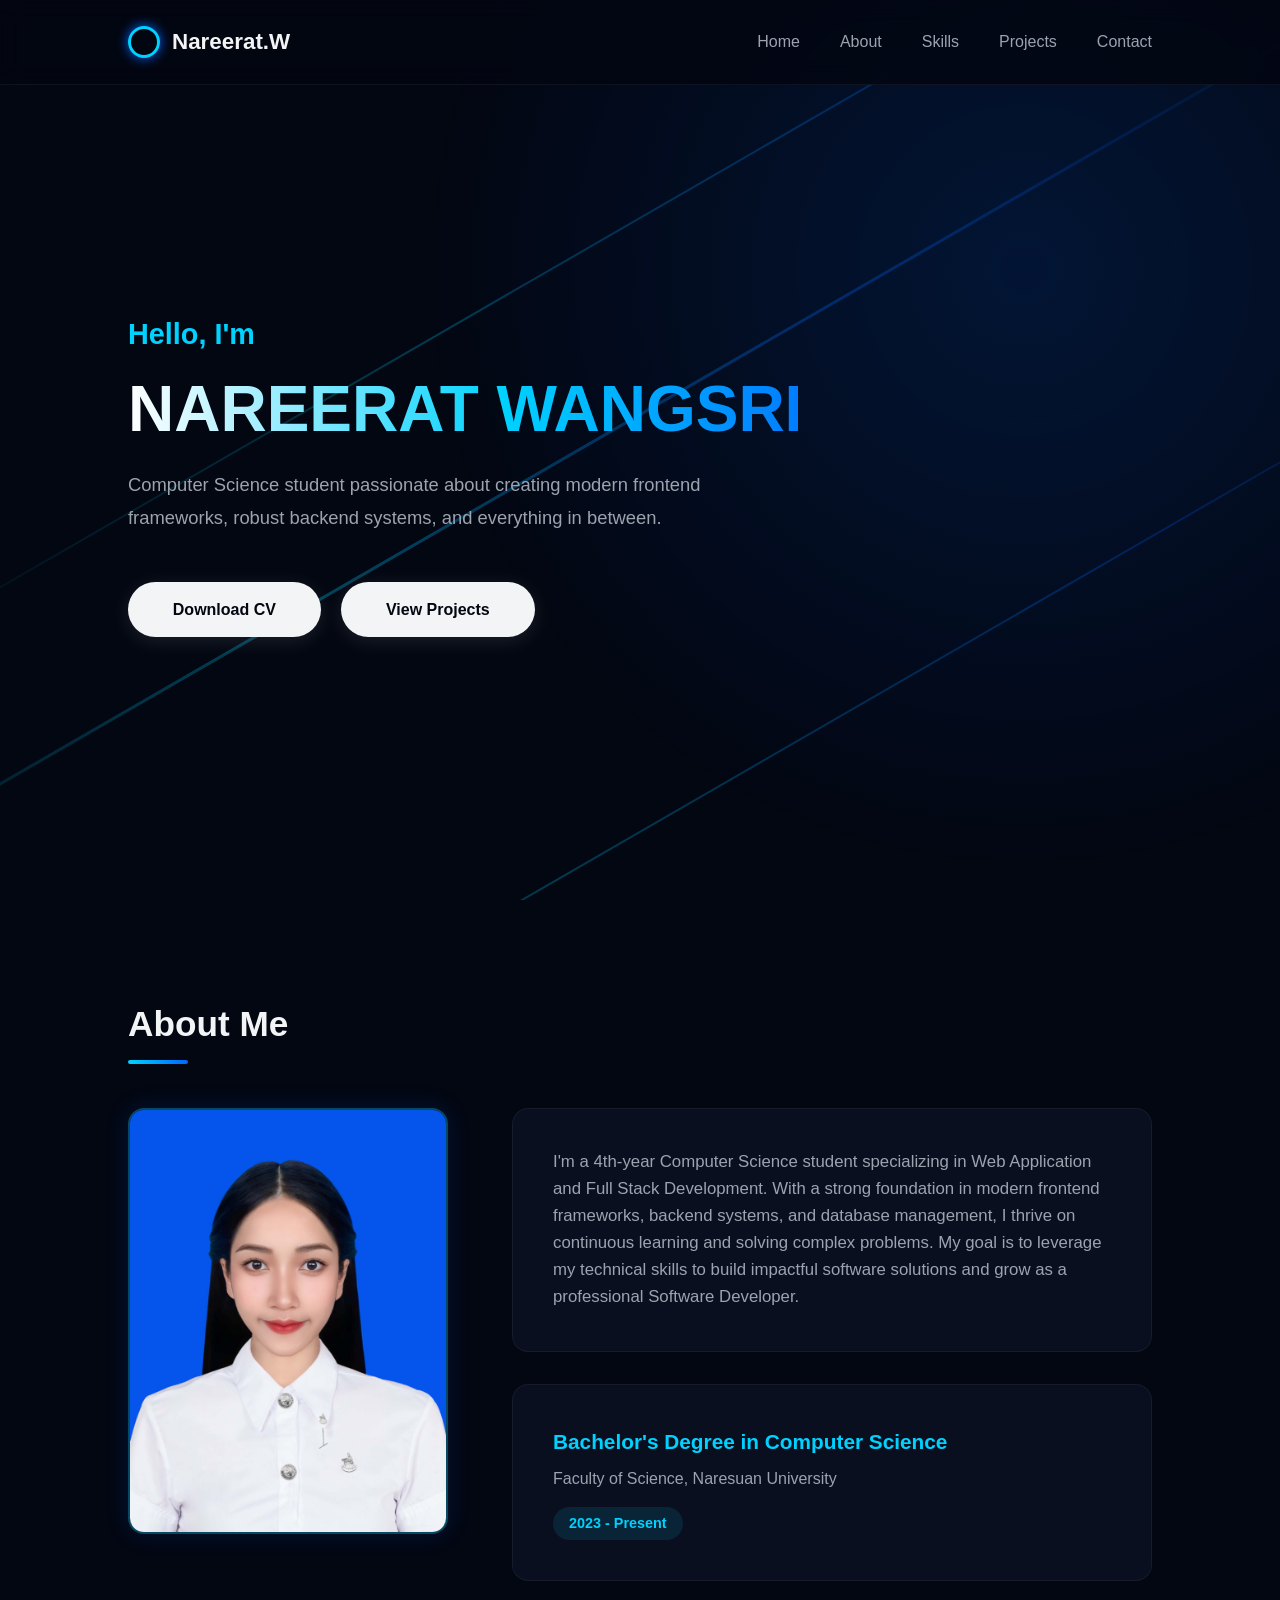
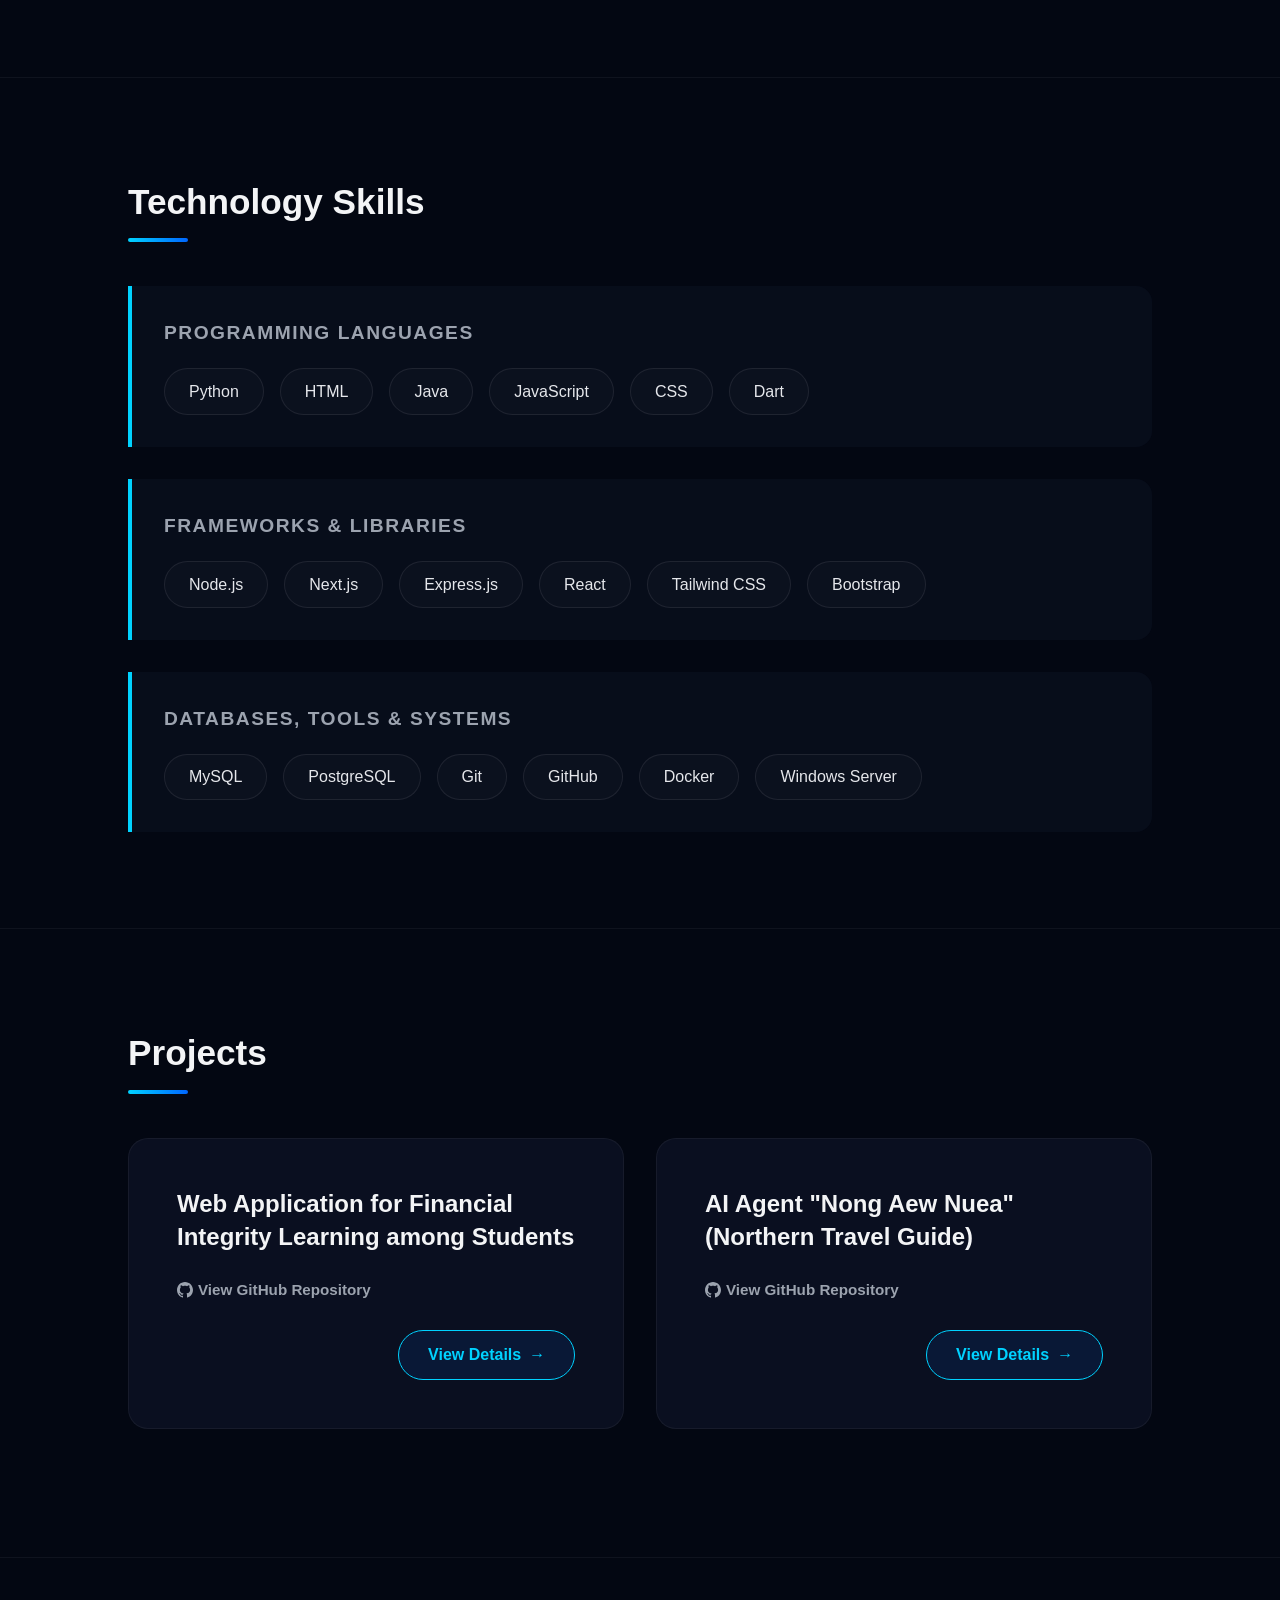
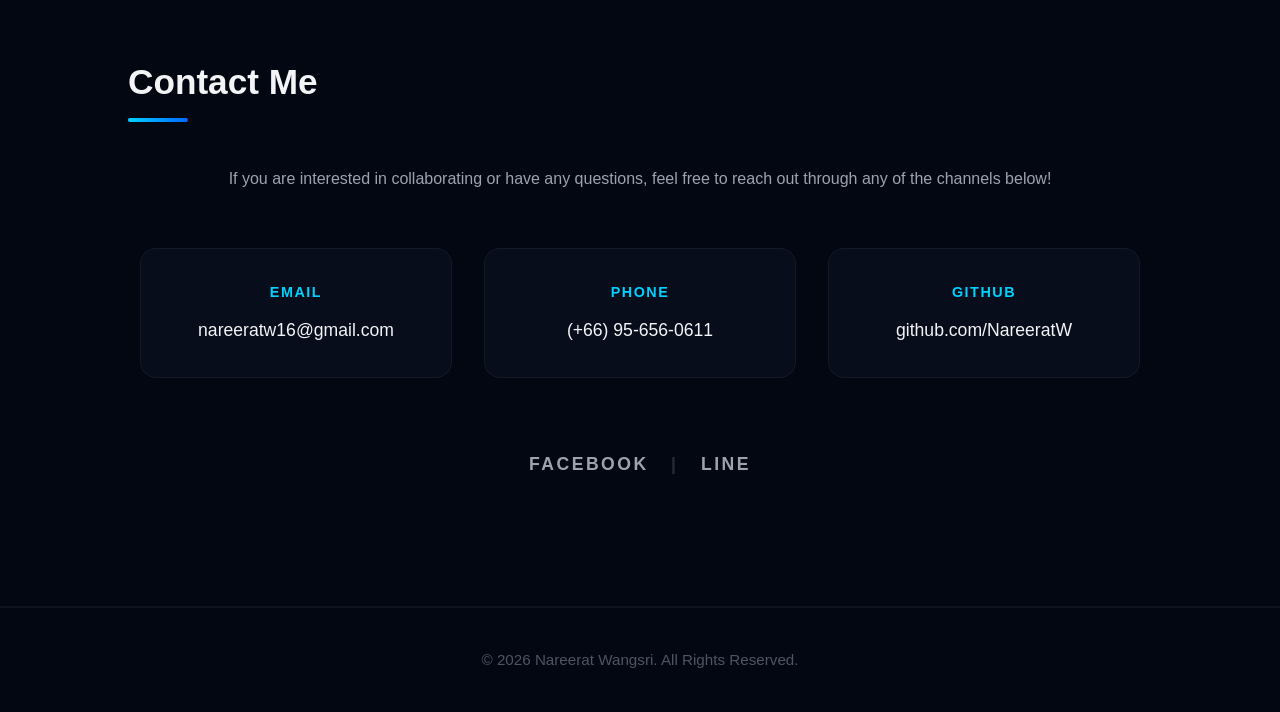
<file: index.html>
<!DOCTYPE html>
<html lang="en">

<head>
    <meta charset="UTF-8">
    <meta name="viewport" content="width=device-width, initial-scale=1.0">
    <title>NAREERAT WANGSRI | Portfolio</title>
    <link rel="stylesheet" href="style.css">
</head>

<body>

    <div class="bg-glow-container">
        <div class="glow-line line1"></div>
        <div class="glow-line line2"></div>
        <div class="glow-line line3"></div>
    </div>

    <nav>
        <a href="#" class="logo">
            <div class="logo-icon"></div>
            <span>Nareerat.W</span>
        </a>
        <ul class="nav-links">
            <li><a href="#home">Home</a></li>
            <li><a href="#about">About</a></li>
            <li><a href="#skills">Skills</a></li>
            <li><a href="#projects">Projects</a></li>
            <li><a href="#contact">Contact</a></li>
        </ul>
    </nav>

    <header id="home">
        <div class="hero-content">
            <div class="hero-subtitle">Hello, I'm</div>
            <h1>NAREERAT WANGSRI</h1>
            <p class="hero-description">
                Computer Science student passionate about creating modern frontend frameworks, robust backend systems,
                and everything in between.
            </p>
            <a href="CV_Nareerat.pdf" target="_blank" class="cta-btn">Download CV</a>
            <a href="#projects" class="cta-btn">View Projects</a>
        </div>
    </header>

    <section id="about">
        <div class="section-title">About Me </div>
        <div class="about-grid">
            <div class="about-image-box">
                <img src="pg/your-profile.jpg" alt="Nareerat Wangsri" class="profile-img">
            </div>

            <div class="about-content">
                <div class="about-box">
                    <p>
                        I'm a 4th-year Computer Science student specializing in Web Application and Full Stack
                        Development. With a strong foundation in modern frontend frameworks, backend systems, and
                        database management, I thrive on continuous learning and solving complex problems. My goal is to
                        leverage my technical skills to build impactful software solutions and grow as a professional
                        Software Developer.
                    </p>
                </div>
                <div class="edu-box">
                    <div class="edu-item">
                        <h3>Bachelor's Degree in Computer Science</h3>
                        <p>Faculty of Science, Naresuan University</p>
                        <span class="edu-date">2023 - Present</span>
                    </div>
                </div>
            </div>
        </div>
    </section>

    <section id="skills">
        <div class="section-title">Technology Skills</div>
        <div class="skills-container">
            <div class="skills-category">
                <h3>Programming Languages</h3>
                <div class="skills-tags">
                    <span class="skill-tag">Python</span>
                    <span class="skill-tag">HTML</span>
                    <span class="skill-tag">Java</span>
                    <span class="skill-tag">JavaScript</span>
                    <span class="skill-tag">CSS</span>
                    <span class="skill-tag">Dart</span>
                </div>
            </div>
            <div class="skills-category">
                <h3>Frameworks & Libraries</h3>
                <div class="skills-tags">
                    <span class="skill-tag">Node.js</span>
                    <span class="skill-tag">Next.js</span>
                    <span class="skill-tag">Express.js</span>
                    <span class="skill-tag">React</span>
                    <span class="skill-tag">Tailwind CSS</span>
                    <span class="skill-tag">Bootstrap</span>
                </div>
            </div>
            <div class="skills-category">
                <h3>Databases, Tools & Systems</h3>
                <div class="skills-tags">
                    <span class="skill-tag">MySQL</span>
                    <span class="skill-tag">PostgreSQL</span>
                    <span class="skill-tag">Git</span>
                    <span class="skill-tag">GitHub</span>
                    <span class="skill-tag">Docker</span>
                    <span class="skill-tag">Windows Server</span>
                </div>
            </div>
        </div>
    </section>

    <section id="projects">
        <div class="section-title">Projects</div>
        <div class="projects-container">

            <div class="project-card">
                <div class="project-grid">
                    <div class="project-info">
                        <h3 class="project-title">Web Application for Financial Integrity Learning among Students</h3>
                        <div class="project-card-links" style="margin-top: 1.5rem;">
                            <a href="https://github.com/NareeratW/Gamification-Financial.git" target="_blank" class="project-git-link">
                                <svg width="16" height="16" viewBox="0 0 24 24" fill="currentColor"
                                    style="vertical-align: middle; margin-right: 5px;">
                                    <path
                                        d="M12 0c-6.626 0-12 5.373-12 12 0 5.302 3.438 9.8 8.207 11.387.599.111.793-.261.793-.577v-2.234c-3.338.726-4.033-1.416-4.033-1.416-.546-1.387-1.333-1.756-1.333-1.756-1.089-.745.083-.729.083-.729 1.205.084 1.839 1.237 1.839 1.237 1.07 1.834 2.807 1.304 3.492.997.107-.775.418-1.305.762-1.604-2.665-.305-5.467-1.334-5.467-5.931 0-1.311.469-2.381 1.236-3.221-.124-.303-.535-1.524.117-3.176 0 0 1.008-.322 3.301 1.23.957-.266 1.983-.399 3.003-.404 1.02.005 2.047.138 3.006.404 2.291-1.552 3.297-1.23 3.297-1.23.653 1.653.242 2.874.118 3.176.77.84 1.235 1.911 1.235 3.221 0 4.609-2.807 5.624-5.479 5.921.43.372.823 1.102.823 2.222v3.293c0 .319.192.694.801.576 4.765-1.589 8.199-6.086 8.199-11.386 0-6.627-5.373-12-12-12z" />
                                </svg>
                                View GitHub Repository
                            </a>
                        </div>
                    </div>
                    <div class="project-details" style="display: flex; align-items: center; justify-content: flex-end;">
                        <a href="project-financial.html" class="project-link-btn">View Details <span>&rarr;</span></a>
                    </div>
                </div>
            </div>

            <div class="project-card">
                <div class="project-grid">
                    <div class="project-info">
                        <h3 class="project-title">AI Agent "Nong Aew Nuea" (Northern Travel Guide)</h3>

                        <div class="project-card-links" style="margin-top: 1.5rem;">
                            <a href="https://github.com/NareeratW/AI-Travel-Chatbot.git" target="_blank" class="project-git-link">
                                <svg width="16" height="16" viewBox="0 0 24 24" fill="currentColor"
                                    style="vertical-align: middle; margin-right: 5px;">
                                    <path
                                        d="M12 0c-6.626 0-12 5.373-12 12 0 5.302 3.438 9.8 8.207 11.387.599.111.793-.261.793-.577v-2.234c-3.338.726-4.033-1.416-4.033-1.416-.546-1.387-1.333-1.756-1.333-1.756-1.089-.745.083-.729.083-.729 1.205.084 1.839 1.237 1.839 1.237 1.07 1.834 2.807 1.304 3.492.997.107-.775.418-1.305.762-1.604-2.665-.305-5.467-1.334-5.467-5.931 0-1.311.469-2.381 1.236-3.221-.124-.303-.535-1.524.117-3.176 0 0 1.008-.322 3.301 1.23.957-.266 1.983-.399 3.003-.404 1.02.005 2.047.138 3.006.404 2.291-1.552 3.297-1.23 3.297-1.23.653 1.653.242 2.874.118 3.176.77.84 1.235 1.911 1.235 3.221 0 4.609-2.807 5.624-5.479 5.921.43.372.823 1.102.823 2.222v3.293c0 .319.192.694.801.576 4.765-1.589 8.199-6.086 8.199-11.386 0-6.627-5.373-12-12-12z" />
                                </svg>
                                View GitHub Repository
                            </a>
                        </div>
                    </div>
                    <div class="project-details" style="display: flex; align-items: center; justify-content: flex-end;">
                        <a href="project-ai-agent.html" class="project-link-btn">View Details <span>&rarr;</span></a>
                    </div>
                </div>
            </div>

            <div class="project-card">
                <div class="project-grid">
                    <div class="project-info">
                        <h3 class="project-title">Personal Portfolio Website</h3>

                        <div class="project-card-links" style="margin-top: 1.5rem;">
                            <a href="https://github.com/NareeratW/Web-Portfolio.git" target="_blank" class="project-git-link">
                                <svg width="16" height="16" viewBox="0 0 24 24" fill="currentColor"
                                    style="vertical-align: middle; margin-right: 5px;">
                                    <path
                                        d="M12 0c-6.626 0-12 5.373-12 12 0 5.302 3.438 9.8 8.207 11.387.599.111.793-.261.793-.577v-2.234c-3.338.726-4.033-1.416-4.033-1.416-.546-1.387-1.333-1.756-1.333-1.756-1.089-.745.083-.729.083-.729 1.205.084 1.839 1.237 1.839 1.237 1.07 1.834 2.807 1.304 3.492.997.107-.775.418-1.305.762-1.604-2.665-.305-5.467-1.334-5.467-5.931 0-1.311.469-2.381 1.236-3.221-.124-.303-.535-1.524.117-3.176 0 0 1.008-.322 3.301 1.23.957-.266 1.983-.399 3.003-.404 1.02.005 2.047.138 3.006.404 2.291-1.552 3.297-1.23 3.297-1.23.653 1.653.242 2.874.118 3.176.77.84 1.235 1.911 1.235 3.221 0 4.609-2.807 5.624-5.479 5.921.43.372.823 1.102.823 2.222v3.293c0 .319.192.694.801.576 4.765-1.589 8.199-6.086 8.199-11.386 0-6.627-5.373-12-12-12z" />
                                </svg>
                                View GitHub Repository
                            </a>
                        </div>
                    </div>
                    <div class="project-details" style="display: flex; align-items: center; justify-content: flex-end;">
                        <a href="project-portfolio.html" class="project-link-btn">View Details <span>&rarr;</span></a>
                    </div>
                </div>
            </div>

            <div class="project-card">
                <div class="project-grid">
                    <div class="project-info">
                        <h3 class="project-title">License Plate Recognition System</h3>

                        <div class="project-card-links" style="margin-top: 1.5rem;">
                            <a href="https://github.com/NareeratW/Licecens.git" target="_blank" class="project-git-link">
                                <svg width="16" height="16" viewBox="0 0 24 24" fill="currentColor"
                                    style="vertical-align: middle; margin-right: 5px;">
                                    <path
                                        d="M12 0c-6.626 0-12 5.373-12 12 0 5.302 3.438 9.8 8.207 11.387.599.111.793-.261.793-.577v-2.234c-3.338.726-4.033-1.416-4.033-1.416-.546-1.387-1.333-1.756-1.333-1.756-1.089-.745.083-.729.083-.729 1.205.084 1.839 1.237 1.839 1.237 1.07 1.834 2.807 1.304 3.492.997.107-.775.418-1.305.762-1.604-2.665-.305-5.467-1.334-5.467-5.931 0-1.311.469-2.381 1.236-3.221-.124-.303-.535-1.524.117-3.176 0 0 1.008-.322 3.301 1.23.957-.266 1.983-.399 3.003-.404 1.02.005 2.047.138 3.006.404 2.291-1.552 3.297-1.23 3.297-1.23.653 1.653.242 2.874.118 3.176.77.84 1.235 1.911 1.235 3.221 0 4.609-2.807 5.624-5.479 5.921.43.372.823 1.102.823 2.222v3.293c0 .319.192.694.801.576 4.765-1.589 8.199-6.086 8.199-11.386 0-6.627-5.373-12-12-12z" />
                                </svg>
                                View GitHub Repository
                            </a>
                        </div>
                    </div>
                    <div class="project-details" style="display: flex; align-items: center; justify-content: flex-end;">
                        <a href="project-license-plate.html" class="project-link-btn">View Details <span>&rarr;</span></a>
                    </div>
                </div>
            </div>

            <div class="project-card">
                <div class="project-grid">
                    <div class="project-info">
                        <h3 class="project-title">School Management System</h3>

                        <div class="project-card-links" style="margin-top: 1.5rem;">
                            <a href="https://github.com/NareeratW/School-Management.git" target="_blank" class="project-git-link">
                                <svg width="16" height="16" viewBox="0 0 24 24" fill="currentColor"
                                    style="vertical-align: middle; margin-right: 5px;">
                                    <path
                                        d="M12 0c-6.626 0-12 5.373-12 12 0 5.302 3.438 9.8 8.207 11.387.599.111.793-.261.793-.577v-2.234c-3.338.726-4.033-1.416-4.033-1.416-.546-1.387-1.333-1.756-1.333-1.756-1.089-.745.083-.729.083-.729 1.205.084 1.839 1.237 1.839 1.237 1.07 1.834 2.807 1.304 3.492.997.107-.775.418-1.305.762-1.604-2.665-.305-5.467-1.334-5.467-5.931 0-1.311.469-2.381 1.236-3.221-.124-.303-.535-1.524.117-3.176 0 0 1.008-.322 3.301 1.23.957-.266 1.983-.399 3.003-.404 1.02.005 2.047.138 3.006.404 2.291-1.552 3.297-1.23 3.297-1.23.653 1.653.242 2.874.118 3.176.77.84 1.235 1.911 1.235 3.221 0 4.609-2.807 5.624-5.479 5.921.43.372.823 1.102.823 2.222v3.293c0 .319.192.694.801.576 4.765-1.589 8.199-6.086 8.199-11.386 0-6.627-5.373-12-12-12z" />
                                </svg>
                                View GitHub Repository
                            </a>
                        </div>
                    </div>
                    <div class="project-details" style="display: flex; align-items: center; justify-content: flex-end;">
                        <a href="project-school.html" class="project-link-btn">View Details <span>&rarr;</span></a>
                    </div>
                </div>
            </div>
            
        </div>
    </section>

    <section id="contact">
        <div class="section-title">Contact Me</div>
        <div class="contact-container">
            <p style="color: #9ca3af; margin-bottom: 2rem;">If you are interested in collaborating or have any
                questions, feel free to reach out through any of the channels below!</p>
            <div class="contact-grid">
                <div class="contact-item">
                    <div class="contact-label">Email</div>
                    <div class="contact-value"><a href="mailto:nareeratw16@gmail.com"
                            target="_blank">nareeratw16@gmail.com</a></div>
                </div>
                <div class="contact-item">
                    <div class="contact-label">Phone</div>
                    <div class="contact-value"><a href="tel:+66956560611">(+66) 95-656-0611</a></div>
                </div>
                <div class="contact-item">
                    <div class="contact-label">GitHub</div>
                    <div class="contact-value"><a href="https://github.com/NareeratW"
                            target="_blank">github.com/NareeratW</a></div>
                </div>
            </div>
            <div class="social-text-links">
                <a href="https://www.facebook.com/share/1H29Y5Y2Nm/?mibextid=wwXIfr" target="_blank">FACEBOOK</a>
                <span class="divider">|</span>
                <a href="https://line.me/ti/p/1yC-4DehHO" target="_blank" rel="noopener noreferrer">LINE</a>
            </div>
        </div>
    </section>

    <footer>
        &copy; 2026 Nareerat Wangsri. All Rights Reserved.
    </footer>

</body>

</html>
</file>
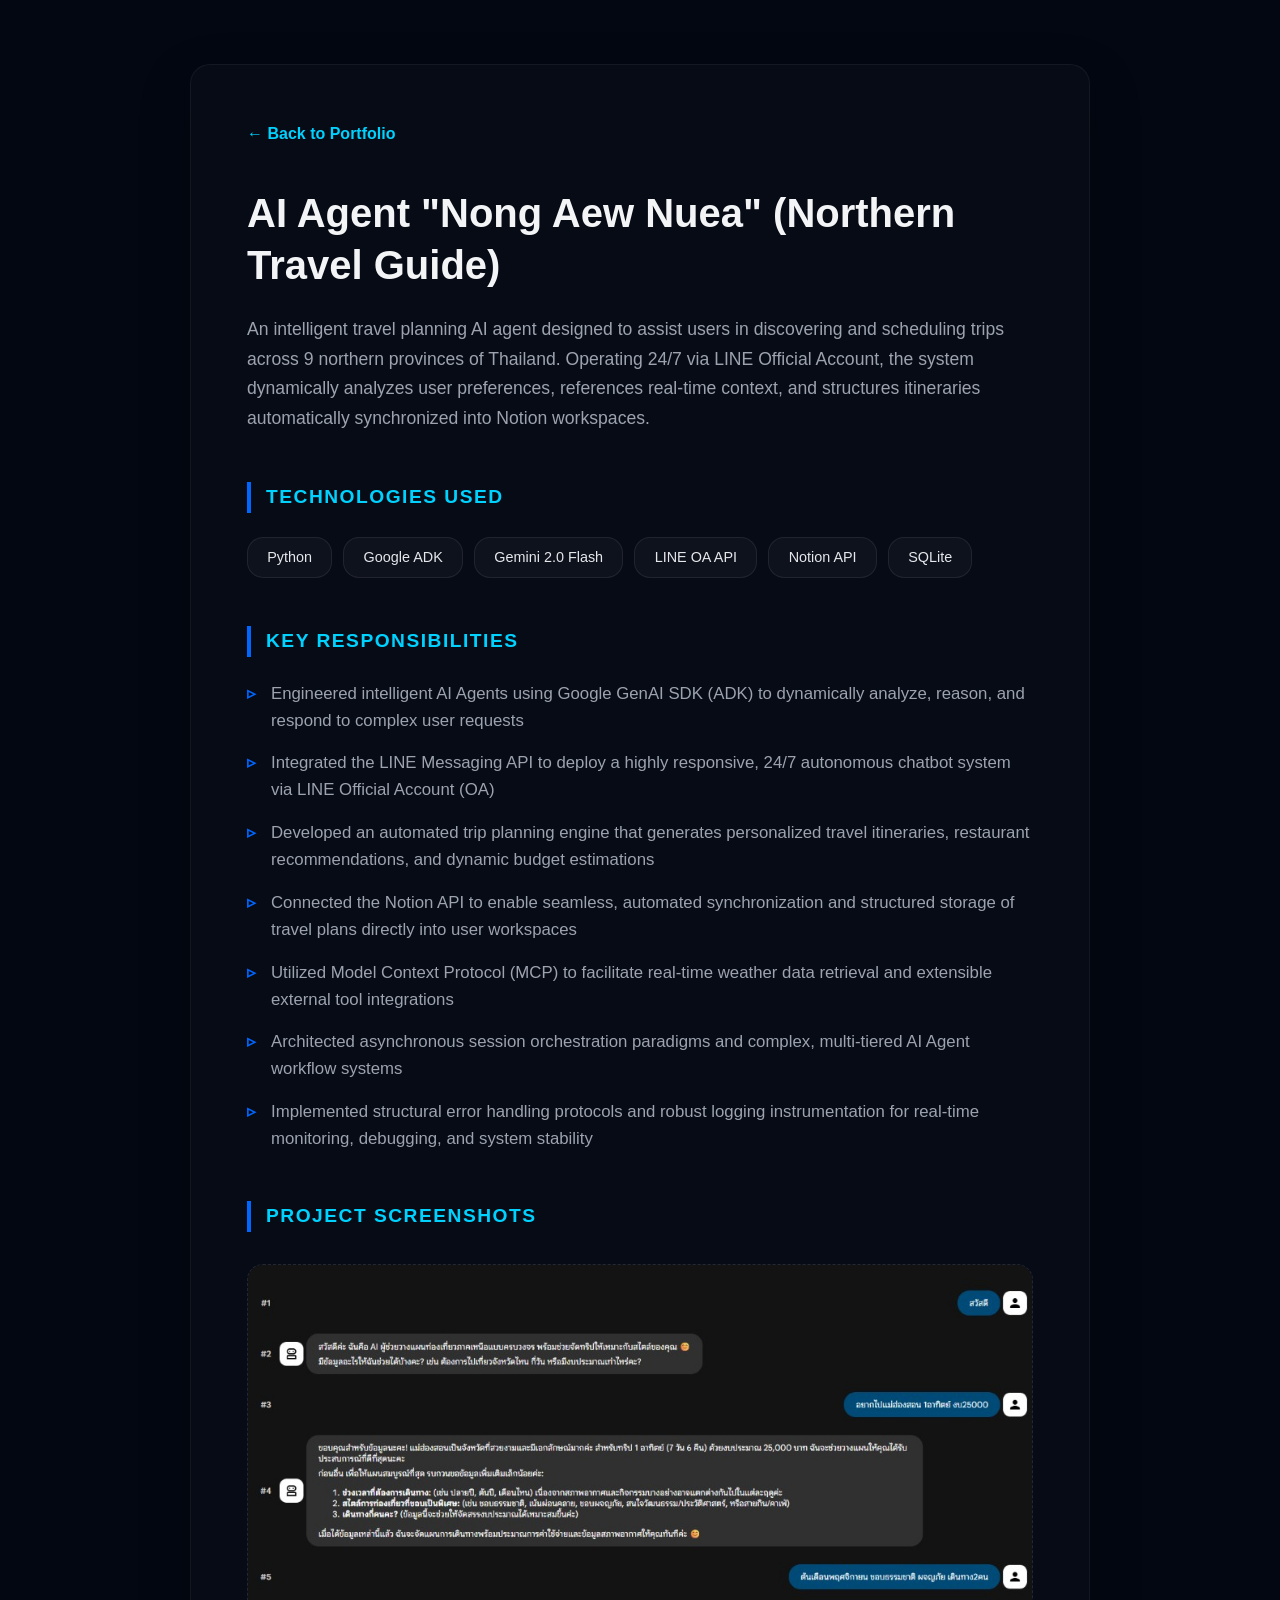
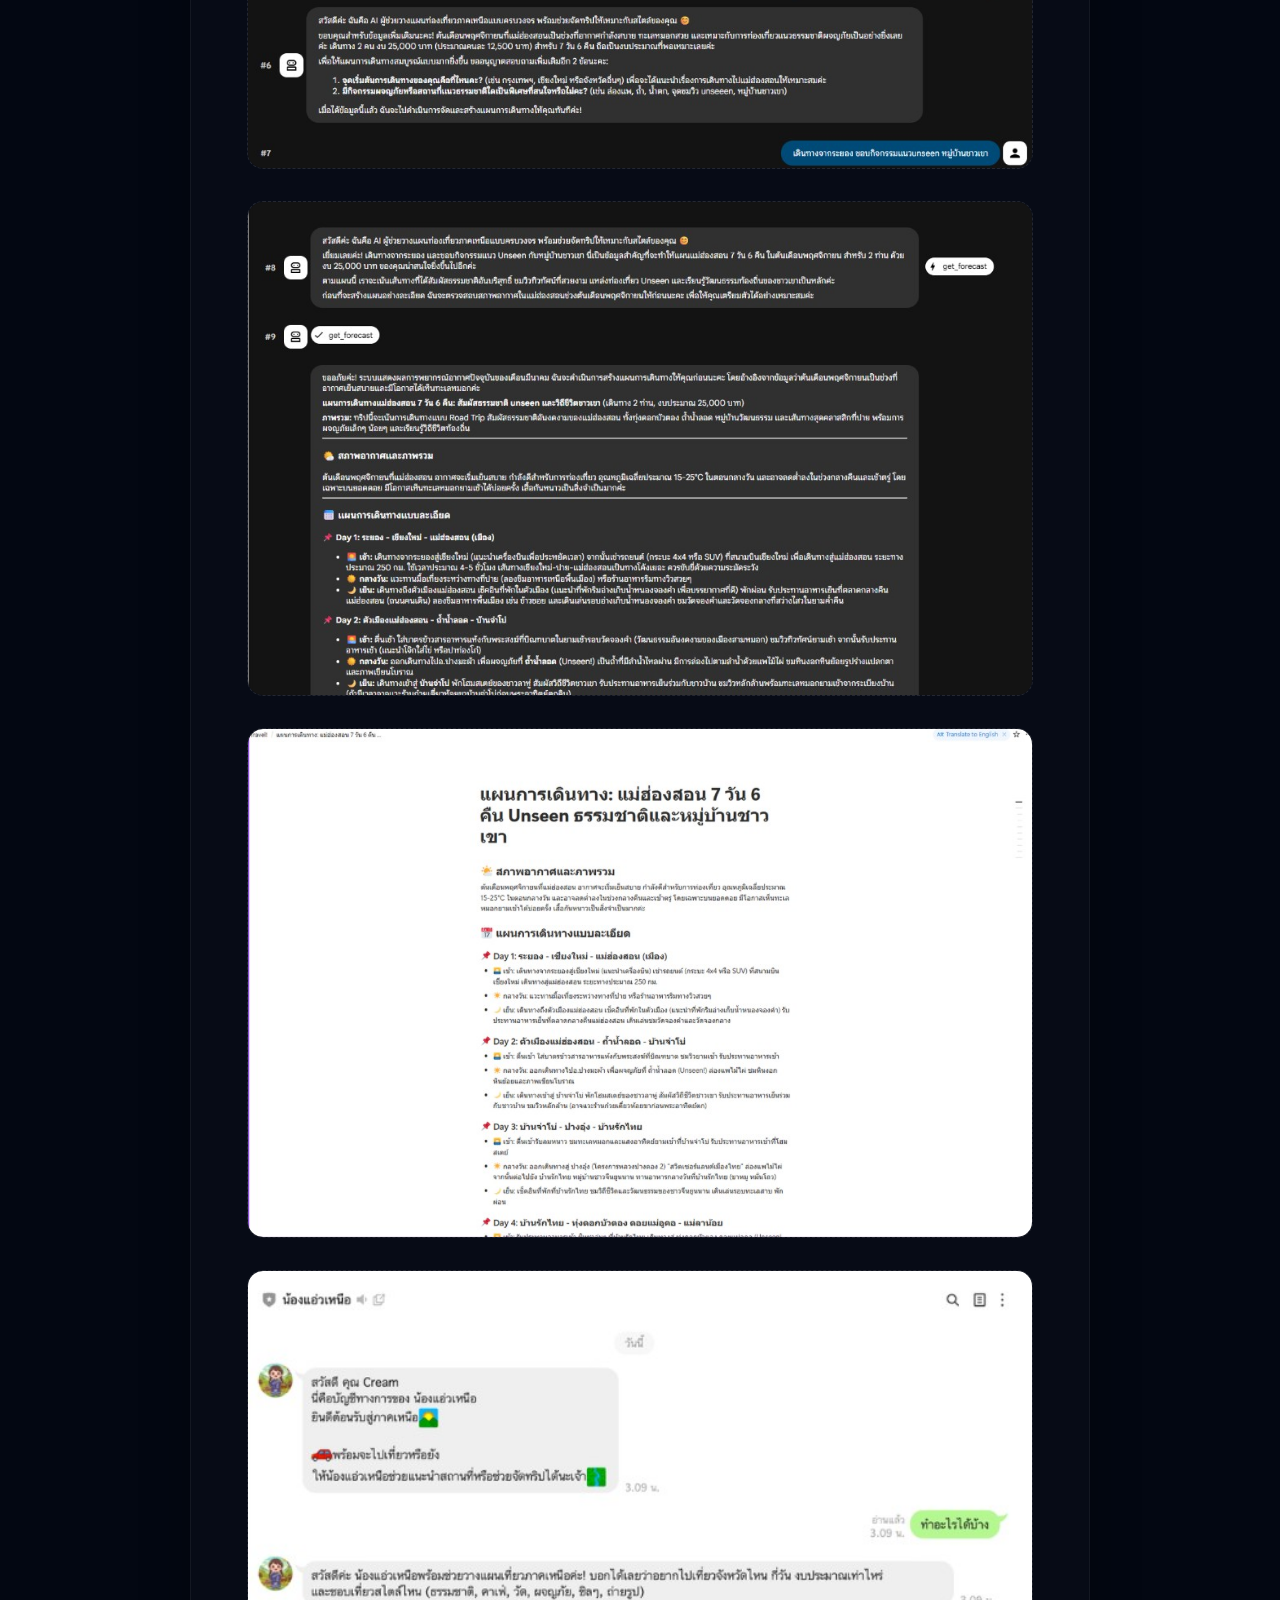
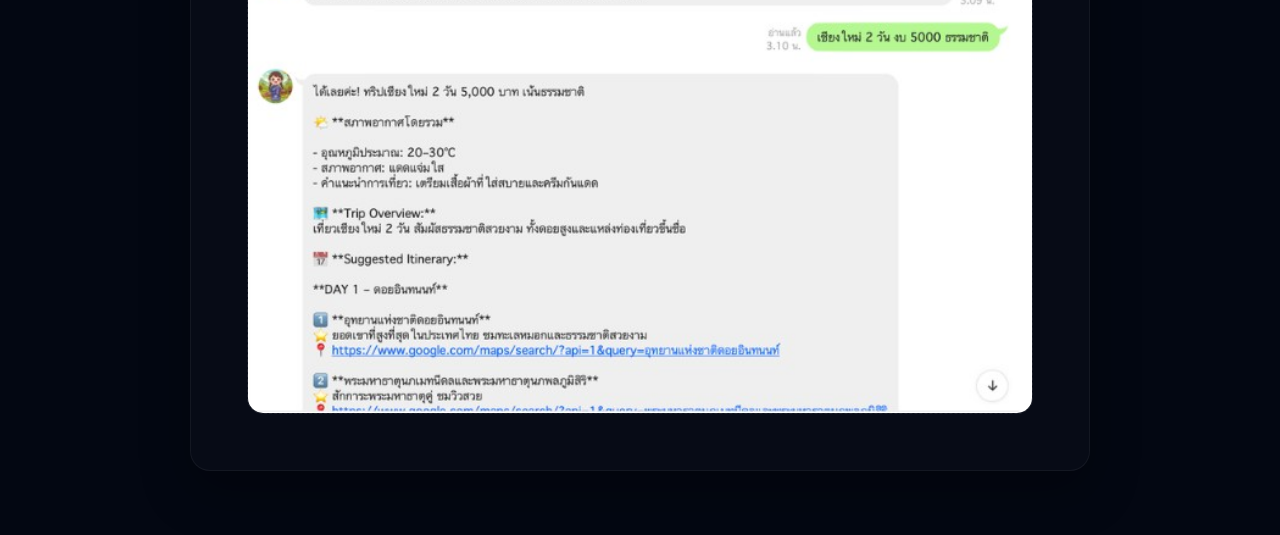
<file: project-ai-agent.html>
<!DOCTYPE html>
<html lang="en">
<head>
    <meta charset="UTF-8">
    <meta name="viewport" content="width=device-width, initial-scale=1.0">
    <title>Project Details | AI Agent Nong Aew Nuea</title>
    <link rel="stylesheet" href="style.css">
</head>
<body class="project-page-body">

    <div class="project-page-container">
        <a href="index.html#projects" class="back-btn">&larr; Back to Portfolio</a>
        
        <h1 class="project-page-title">AI Agent "Nong Aew Nuea" (Northern Travel Guide)</h1>
        <p class="project-overview" style="font-size: 1.1rem; line-height: 1.7; color: #9ca3af;">
            An intelligent travel planning AI agent designed to assist users in discovering and scheduling trips across 9 northern provinces of Thailand. Operating 24/7 via LINE Official Account, the system dynamically analyzes user preferences, references real-time context, and structures itineraries automatically synchronized into Notion workspaces.
        </p>

        <div class="project-section-heading">Technologies Used</div>
        <div class="project-tech-stack" style="margin-top: 0; margin-bottom: 2rem;">
            <span class="tech-tag">Python</span>
            <span class="tech-tag">Google ADK</span>
            <span class="tech-tag">Gemini 2.0 Flash</span>
            <span class="tech-tag">LINE OA API</span>
            <span class="tech-tag">Notion API</span>
            <span class="tech-tag">SQLite</span>
        </div>

        <div class="project-section-heading">Key Responsibilities</div>
        <ul class="project-responsibilities" style="margin-bottom: 2rem;">
            <li>Engineered intelligent AI Agents using Google GenAI SDK (ADK) to dynamically analyze, reason, and respond to complex user requests</li>
            <li>Integrated the LINE Messaging API to deploy a highly responsive, 24/7 autonomous chatbot system via LINE Official Account (OA)</li>
            <li>Developed an automated trip planning engine that generates personalized travel itineraries, restaurant recommendations, and dynamic budget estimations</li>
            <li>Connected the Notion API to enable seamless, automated synchronization and structured storage of travel plans directly into user workspaces</li>
            <li>Utilized Model Context Protocol (MCP) to facilitate real-time weather data retrieval and extensible external tool integrations</li>
            <li>Architected asynchronous session orchestration paradigms and complex, multi-tiered AI Agent workflow systems</li>
            <li>Implemented structural error handling protocols and robust logging instrumentation for real-time monitoring, debugging, and system stability</li>
        </ul>

        <div class="project-section-heading">Project Screenshots</div>
        <div class="project-gallery">
            <div class="gallery-img-wrapper">
                <img src="pg/1pg.jpg" alt="AI Agent Preview 1" onerror="this.style.display='none'; this.parentNode.innerText='[ Drop AI Project Image 1 Here ]'">
            </div>
            <div class="gallery-img-wrapper">
                <img src="pg/2pg.jpg" alt="AI Agent Preview 2" onerror="this.style.display='none'; this.parentNode.innerText='[ Drop AI Project Image 2 Here ]'">
            </div>
            <div class="gallery-img-wrapper">
                <img src="pg/3pg.jpg" alt="AI Agent Preview 3" onerror="this.style.display='none'; this.parentNode.innerText='[ Drop AI Project Image 3 Here ]'">
            </div>
            <div class="gallery-img-wrapper">
                <img src="pg/4pg.jpg" alt="AI Agent Preview 4" onerror="this.style.display='none'; this.parentNode.innerText='[ Drop AI Project Image 4 Here ]'">
            </div>
        </div>
    </div>

</body>
</html>
</file>
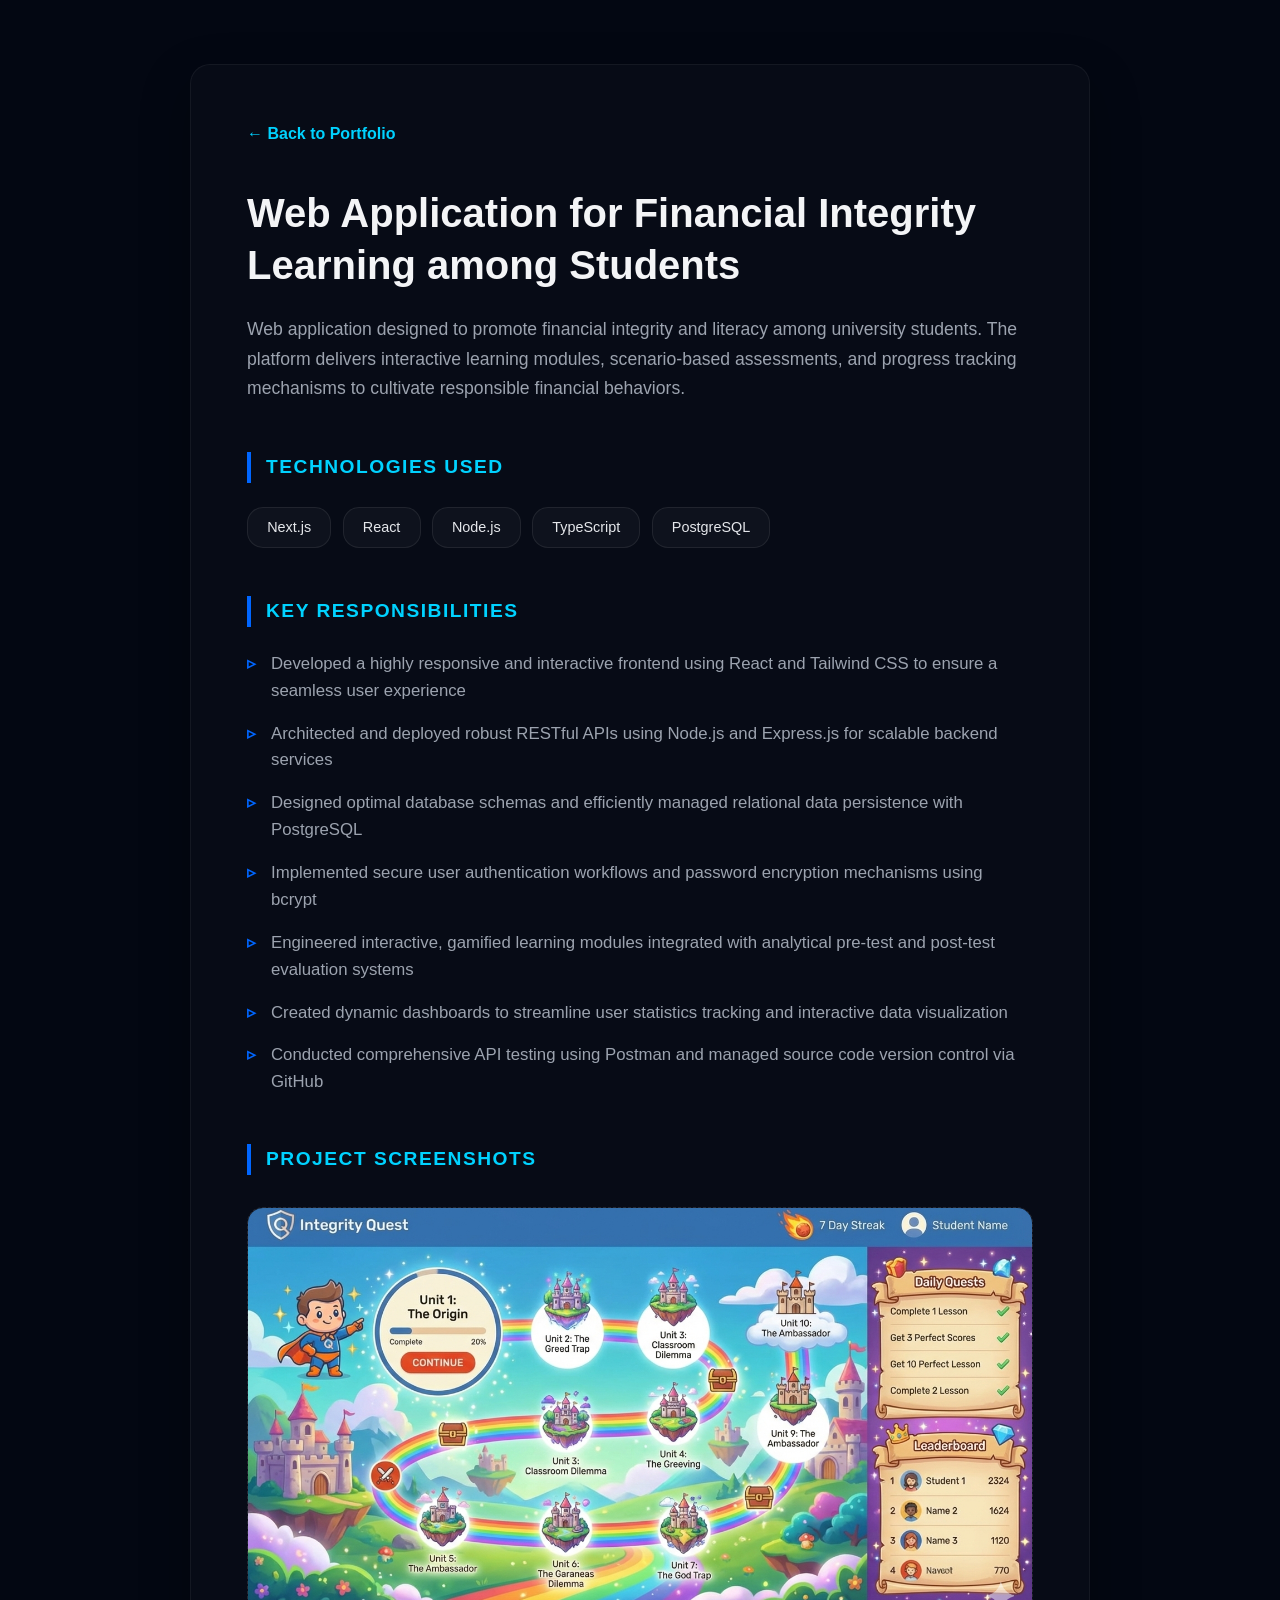
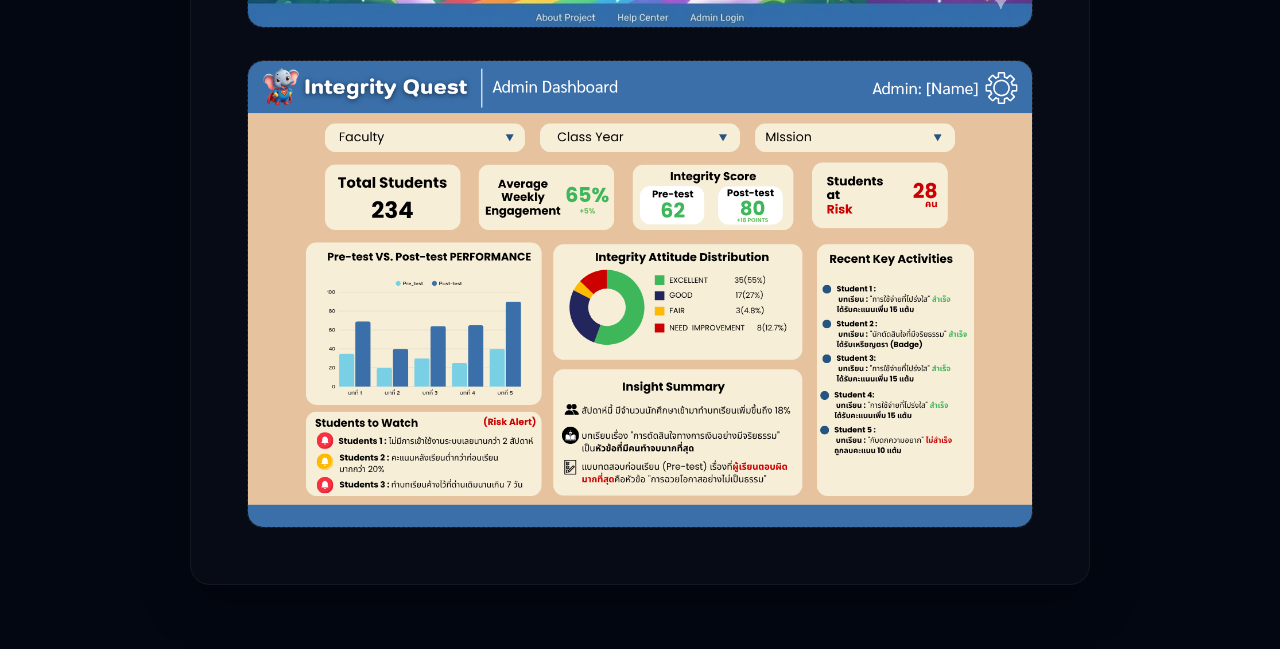
<file: project-financial.html>
<!DOCTYPE html>
<html lang="en">
<head>
    <meta charset="UTF-8">
    <meta name="viewport" content="width=device-width, initial-scale=1.0">
    <title>Project Details | Financial Integrity Learning</title>
    <link rel="stylesheet" href="style.css">
</head>
<body class="project-page-body">

    <div class="project-page-container">
        <a href="index.html#projects" class="back-btn">&larr; Back to Portfolio</a>
        
        <h1 class="project-page-title">Web Application for Financial Integrity Learning among Students</h1>
        <p class="project-overview" style="font-size: 1.1rem; line-height: 1.7; color: #9ca3af;">
            Web application designed to promote financial integrity and literacy among university students. The platform delivers interactive learning modules, scenario-based assessments, and progress tracking mechanisms to cultivate responsible financial behaviors.
        </p>

        <div class="project-section-heading">Technologies Used</div>
        <div class="project-tech-stack" style="margin-top: 0; margin-bottom: 2rem;">
            <span class="tech-tag">Next.js</span>
            <span class="tech-tag">React</span>
            <span class="tech-tag">Node.js</span>
            <span class="tech-tag">TypeScript</span>
            <span class="tech-tag">PostgreSQL</span>
        </div>

        <div class="project-section-heading">Key Responsibilities</div>
        <ul class="project-responsibilities" style="margin-bottom: 2rem;">
            <li>Developed a highly responsive and interactive frontend using React and Tailwind CSS to ensure a seamless user experience</li>
            <li>Architected and deployed robust RESTful APIs using Node.js and Express.js for scalable backend services</li>
            <li>Designed optimal database schemas and efficiently managed relational data persistence with PostgreSQL</li>
            <li>Implemented secure user authentication workflows and password encryption mechanisms using bcrypt</li>
            <li>Engineered interactive, gamified learning modules integrated with analytical pre-test and post-test evaluation systems</li>
            <li>Created dynamic dashboards to streamline user statistics tracking and interactive data visualization</li>
            <li>Conducted comprehensive API testing using Postman and managed source code version control via GitHub</li>
        </ul>

        <div class="project-section-heading">Project Screenshots</div>
        <div class="project-gallery">
            <div class="gallery-img-wrapper">
                <img src="pg/page-map.png" alt="Financial System Preview 1" onerror="this.style.display='none'; this.parentNode.innerText='[ Drop Project Image 1 Here ]'">
            </div>
            <div class="gallery-img-wrapper">
                <img src="pg/dashbroad.png" alt="Financial System Preview 2" onerror="this.style.display='none'; this.parentNode.innerText='[ Drop Project Image 2 Here ]'">
            </div>
        </div>
    </div>

</body>
</html>
</file>
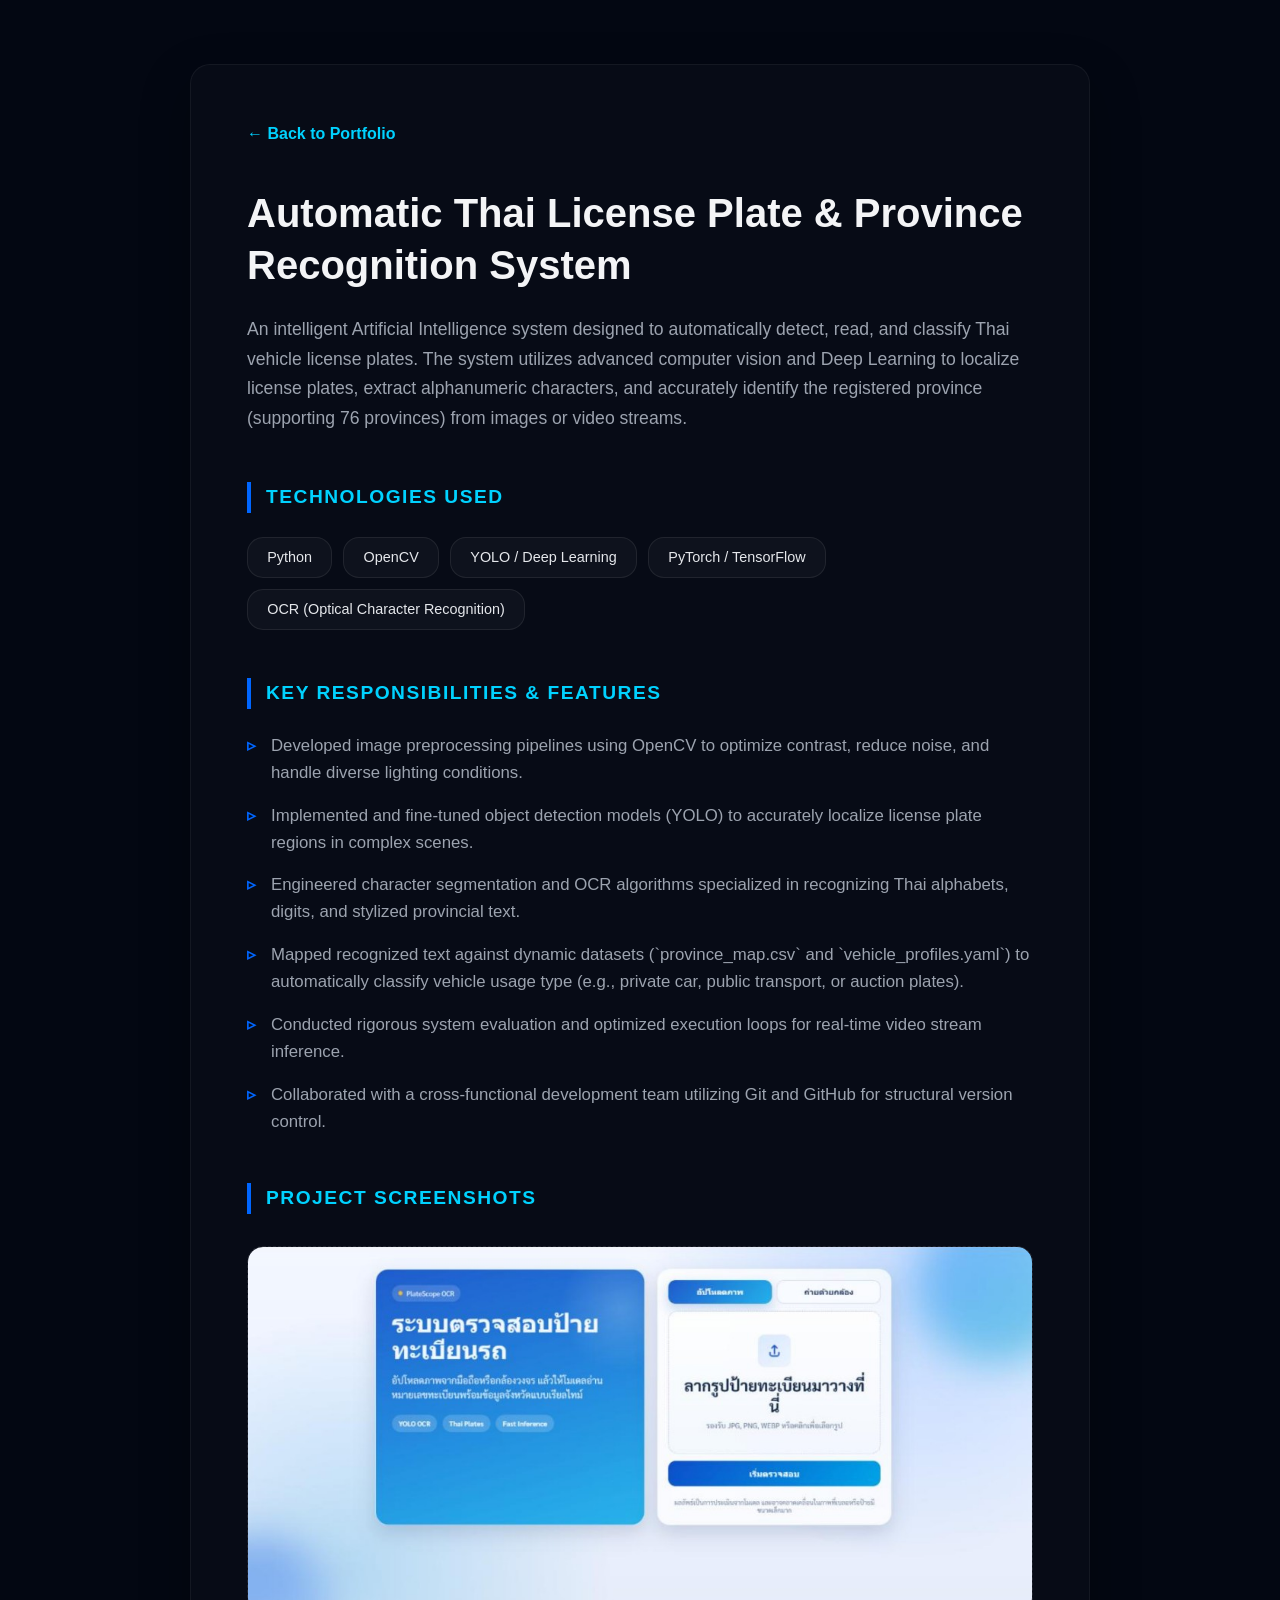
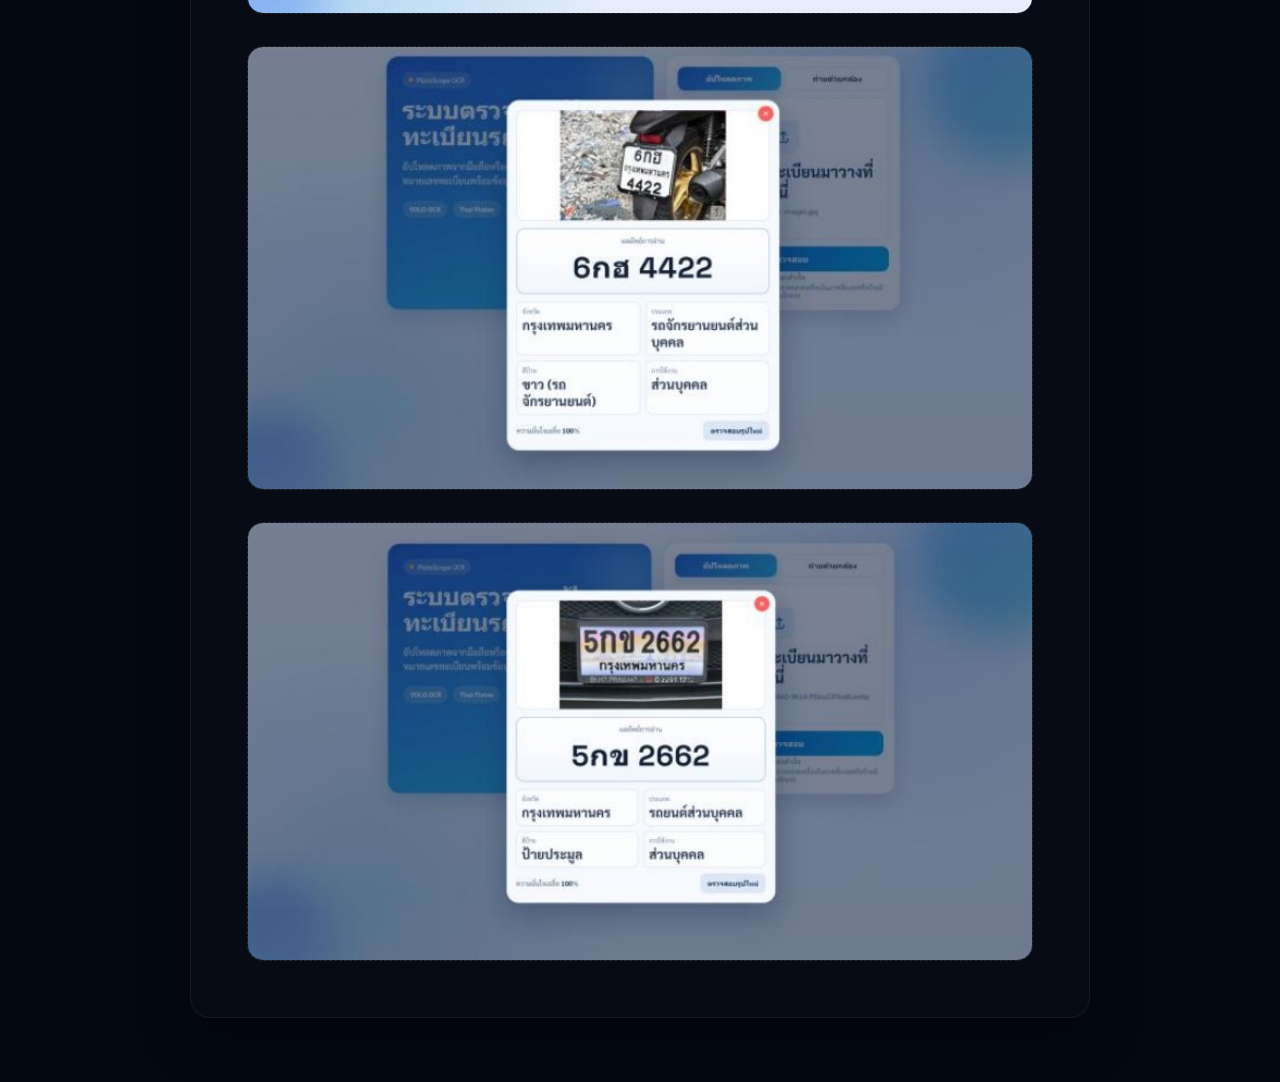
<file: project-license-plate.html>
<!DOCTYPE html>
<html lang="en">
<head>
    <meta charset="UTF-8">
    <meta name="viewport" content="width=device-width, initial-scale=1.0">
    <title>Project Details | Automatic Thai License Plate Recognition</title>
    <link rel="stylesheet" href="style.css">
</head>
<body class="project-page-body">

    <div class="project-page-container">
        <a href="index.html#projects" class="back-btn">&larr; Back to Portfolio</a>
        
        <h1 class="project-page-title">Automatic Thai License Plate & Province Recognition System</h1>
        <p class="project-overview" style="font-size: 1.1rem; line-height: 1.7; color: #9ca3af;">
            An intelligent Artificial Intelligence system designed to automatically detect, read, and classify Thai vehicle license plates. The system utilizes advanced computer vision and Deep Learning to localize license plates, extract alphanumeric characters, and accurately identify the registered province (supporting 76 provinces) from images or video streams.
        </p>

        <div class="project-section-heading">Technologies Used</div>
        <div class="project-tech-stack" style="margin-top: 0; margin-bottom: 2rem;">
            <span class="tech-tag">Python</span>
            <span class="tech-tag">OpenCV</span>
            <span class="tech-tag">YOLO / Deep Learning</span>
            <span class="tech-tag">PyTorch / TensorFlow</span>
            <span class="tech-tag">OCR (Optical Character Recognition)</span>
        </div>

        <div class="project-section-heading">Key Responsibilities & Features</div>
        <ul class="project-responsibilities" style="margin-bottom: 2rem;">
            <li>Developed image preprocessing pipelines using OpenCV to optimize contrast, reduce noise, and handle diverse lighting conditions.</li>
            <li>Implemented and fine-tuned object detection models (YOLO) to accurately localize license plate regions in complex scenes.</li>
            <li>Engineered character segmentation and OCR algorithms specialized in recognizing Thai alphabets, digits, and stylized provincial text.</li>
            <li>Mapped recognized text against dynamic datasets (`province_map.csv` and `vehicle_profiles.yaml`) to automatically classify vehicle usage type (e.g., private car, public transport, or auction plates).</li>
            <li>Conducted rigorous system evaluation and optimized execution loops for real-time video stream inference.</li>
            <li>Collaborated with a cross-functional development team utilizing Git and GitHub for structural version control.</li>
        </ul>

        <div class="project-section-heading">Project Screenshots</div>
        <div class="project-gallery">
            <div class="gallery-img-wrapper">
                <img src="pg/li6.jpg" alt="License Plate Detection Preview 1" onerror="this.style.display='none'; this.parentNode.innerText='[ Plate Localization & Bounding Box Inference ]'">
            </div>
            <div class="gallery-img-wrapper">
                <img src="pg/li2.jpg" alt="License Plate Detection Preview 2" onerror="this.style.display='none'; this.parentNode.innerText='[ Character OCR & Province Classification Dashboard ]'">
            </div>
            <div class="gallery-img-wrapper">
                <img src="pg/li4.jpg" alt="License Plate Detection Preview 3" onerror="this.style.display='none'; this.parentNode.innerText='[ Real-Time Video Stream Inference ]'">
            </div>
        </div>
    </div>

</body>
</html>
</file>
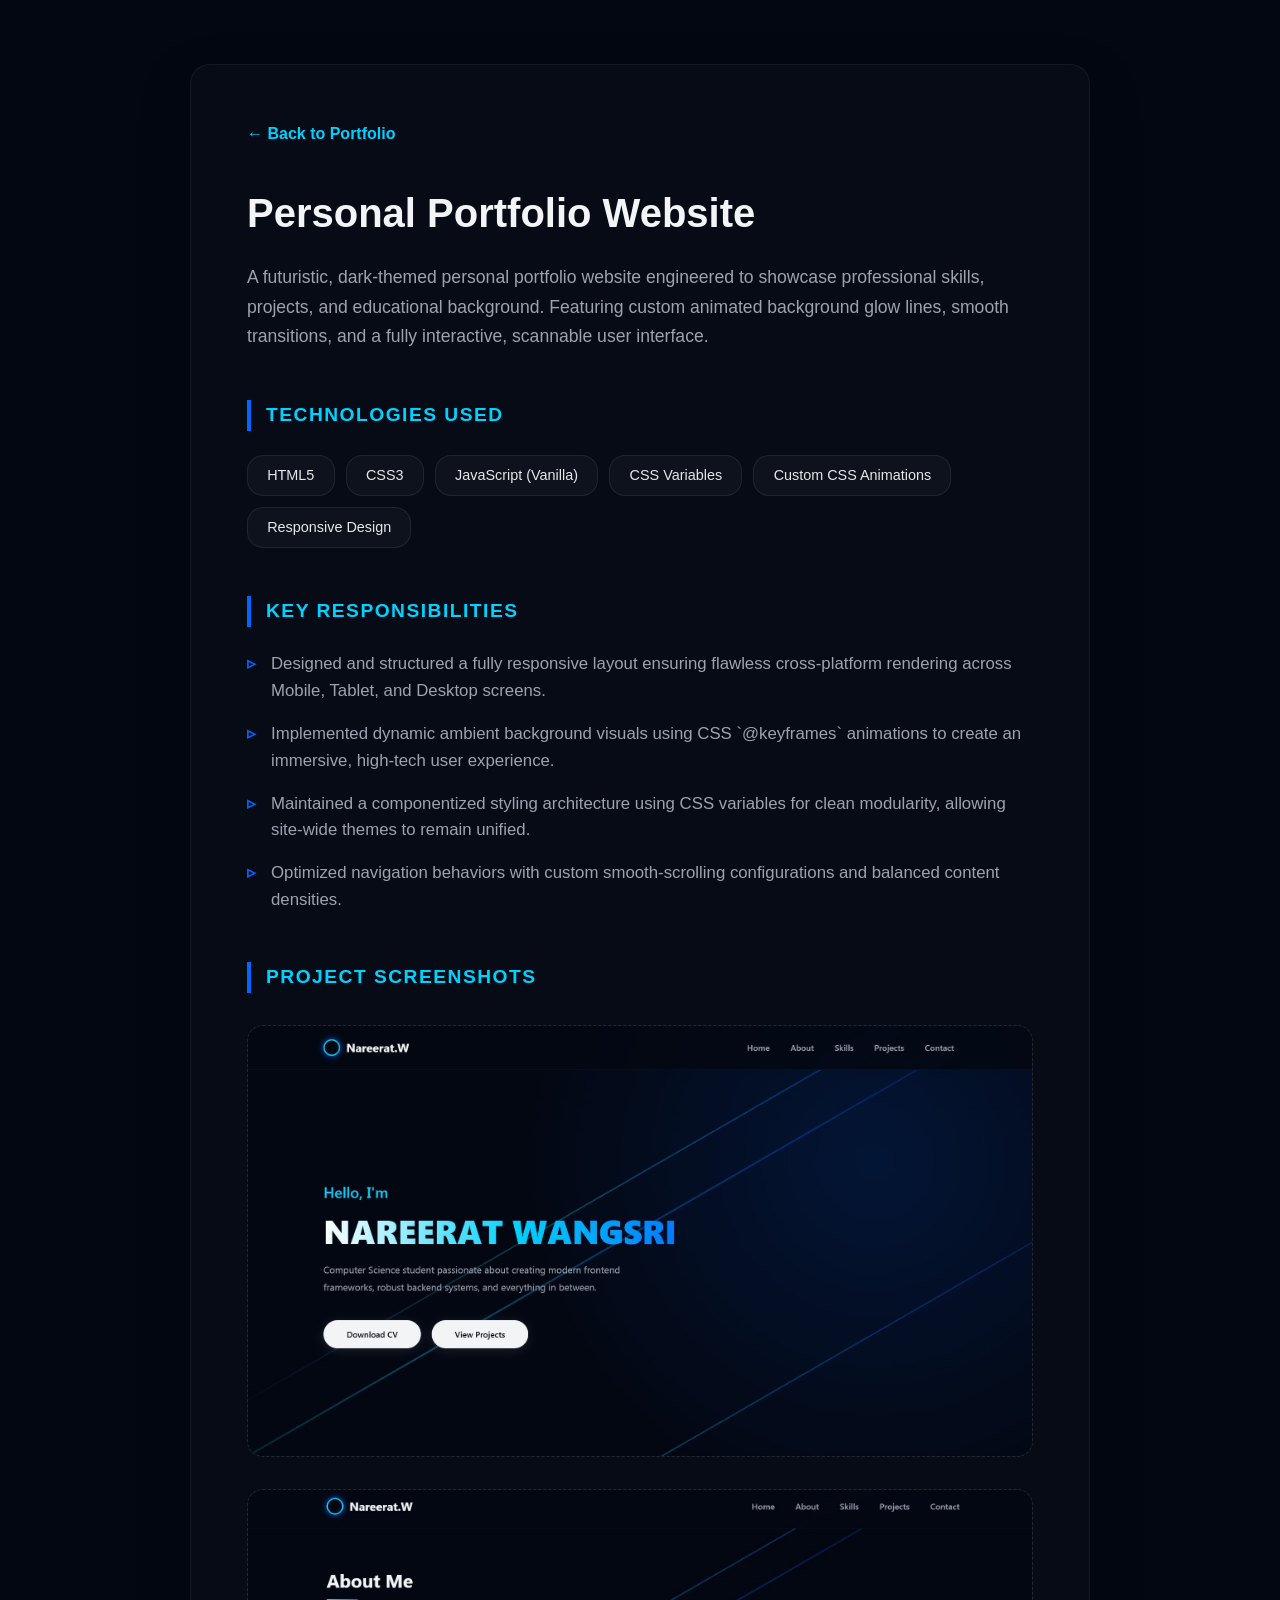
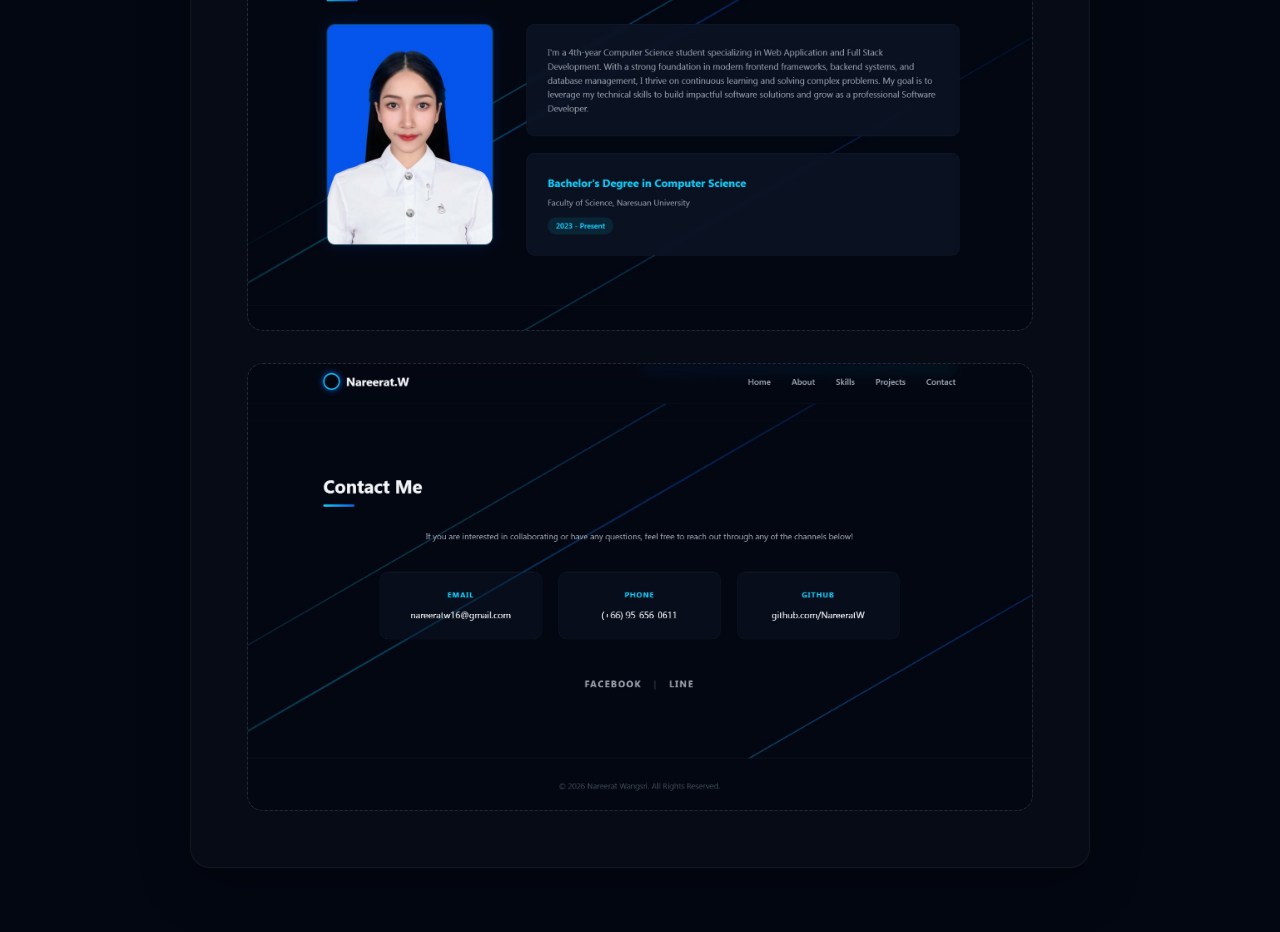
<file: project-portfolio.html>
<!DOCTYPE html>
<html lang="en">
<head>
    <meta charset="UTF-8">
    <meta name="viewport" content="width=device-width, initial-scale=1.0">
    <title>Project Details | Personal Portfolio</title>
    <link rel="stylesheet" href="style.css">
</head>
<body class="project-page-body">

    <div class="project-page-container">
        <a href="index.html#projects" class="back-btn">&larr; Back to Portfolio</a>
        
        <h1 class="project-page-title">Personal Portfolio Website</h1>
        <p class="project-overview" style="font-size: 1.1rem; line-height: 1.7; color: #9ca3af;">
            A futuristic, dark-themed personal portfolio website engineered to showcase professional skills, projects, and educational background. Featuring custom animated background glow lines, smooth transitions, and a fully interactive, scannable user interface.
        </p>

        <div class="project-section-heading">Technologies Used</div>
        <div class="project-tech-stack" style="margin-top: 0; margin-bottom: 2rem;">
            <span class="tech-tag">HTML5</span>
            <span class="tech-tag">CSS3</span>
            <span class="tech-tag">JavaScript (Vanilla)</span>
            <span class="tech-tag">CSS Variables</span>
            <span class="tech-tag">Custom CSS Animations</span>
            <span class="tech-tag">Responsive Design</span>
        </div>

        <div class="project-section-heading">Key Responsibilities</div>
        <ul class="project-responsibilities" style="margin-bottom: 2rem;">
            <li>Designed and structured a fully responsive layout ensuring flawless cross-platform rendering across Mobile, Tablet, and Desktop screens.</li>
            <li>Implemented dynamic ambient background visuals using CSS `@keyframes` animations to create an immersive, high-tech user experience.</li>
            <li>Maintained a componentized styling architecture using CSS variables for clean modularity, allowing site-wide themes to remain unified.</li>
            <li>Optimized navigation behaviors with custom smooth-scrolling configurations and balanced content densities.</li>
        </ul>

        <div class="project-section-heading">Project Screenshots</div>
        <div class="project-gallery">
            <div class="gallery-img-wrapper">
                <img src="pg/pro1.jpg" alt="Portfolio Preview 1" onerror="this.style.display='none'; this.parentNode.innerText='[ Drop Portfolio Image 1 Here ]'">
            </div>
            <div class="gallery-img-wrapper">
                <img src="pg/pro2.jpg" alt="Portfolio Preview 2" onerror="this.style.display='none'; this.parentNode.innerText='[ Drop Portfolio Image 2 Here ]'">
            </div>
            <div class="gallery-img-wrapper">
                <img src="pg/pro3.jpg" alt="Portfolio Preview 3" onerror="this.style.display='none'; this.parentNode.innerText='[ Drop Portfolio Image 3 Here ]'">
            </div>
        </div>
    </div>

</body>
</html>
</file>
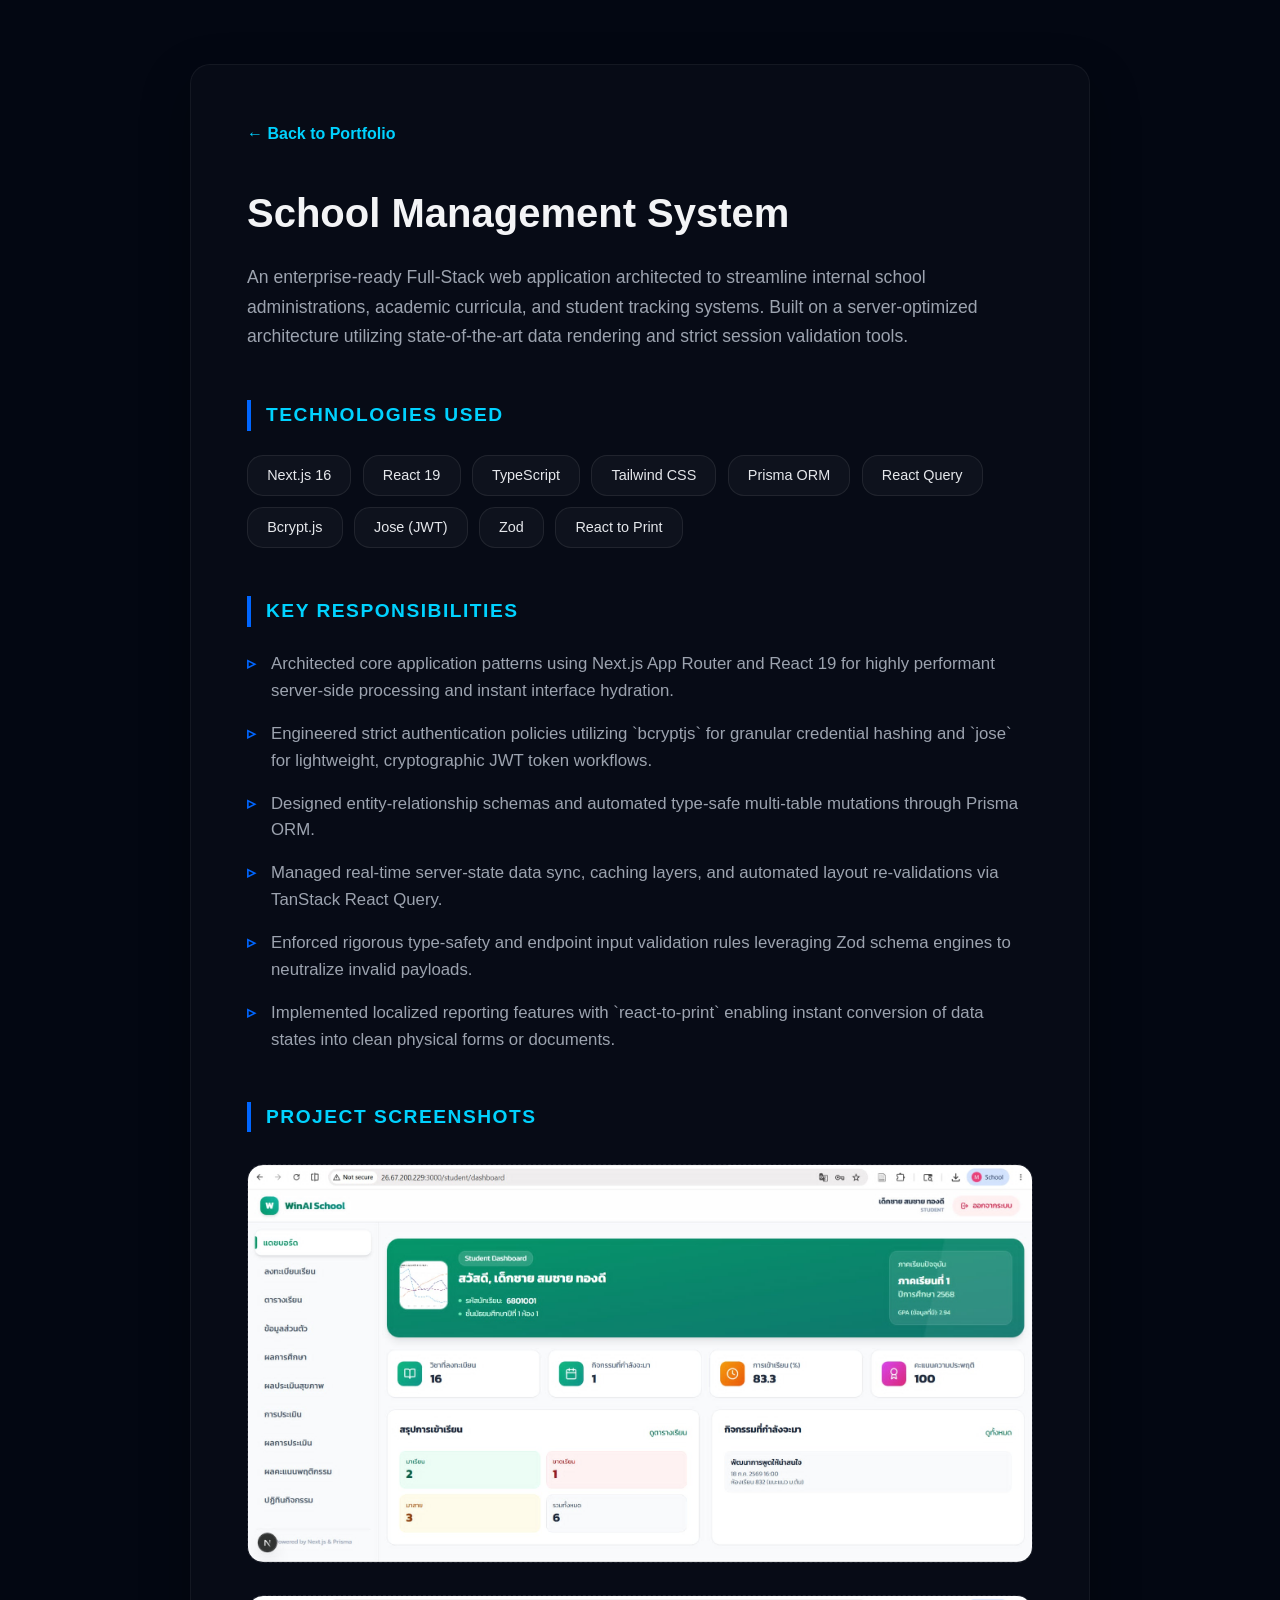
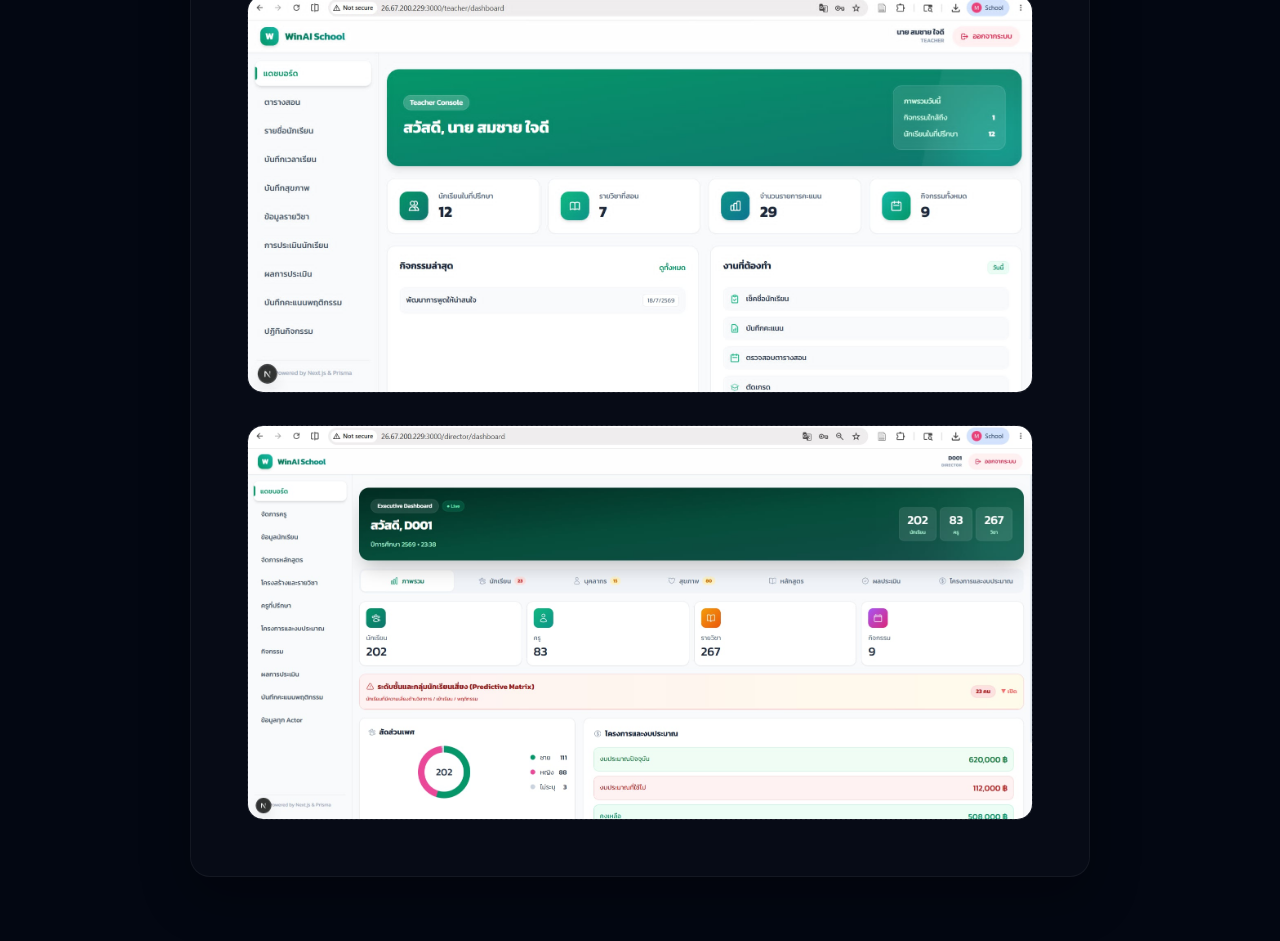
<file: project-school.html>
<!DOCTYPE html>
<html lang="en">
<head>
    <meta charset="UTF-8">
    <meta name="viewport" content="width=device-width, initial-scale=1.0">
    <title>Project Details | School Management System</title>
    <link rel="stylesheet" href="style.css">
</head>
<body class="project-page-body">

    <div class="project-page-container">
        <a href="index.html#projects" class="back-btn">&larr; Back to Portfolio</a>
        
        <h1 class="project-page-title">School Management System</h1>
        <p class="project-overview" style="font-size: 1.1rem; line-height: 1.7; color: #9ca3af;">
            An enterprise-ready Full-Stack web application architected to streamline internal school administrations, academic curricula, and student tracking systems. Built on a server-optimized architecture utilizing state-of-the-art data rendering and strict session validation tools.
        </p>

        <div class="project-section-heading">Technologies Used</div>
        <div class="project-tech-stack" style="margin-top: 0; margin-bottom: 2rem;">
            <span class="tech-tag">Next.js 16</span>
            <span class="tech-tag">React 19</span>
            <span class="tech-tag">TypeScript</span>
            <span class="tech-tag">Tailwind CSS</span>
            <span class="tech-tag">Prisma ORM</span>
            <span class="tech-tag">React Query</span>
            <span class="tech-tag">Bcrypt.js</span>
            <span class="tech-tag">Jose (JWT)</span>
            <span class="tech-tag">Zod</span>
            <span class="tech-tag">React to Print</span>
        </div>

        <div class="project-section-heading">Key Responsibilities</div>
        <ul class="project-responsibilities" style="margin-bottom: 2rem;">
            <li>Architected core application patterns using Next.js App Router and React 19 for highly performant server-side processing and instant interface hydration.</li>
            <li>Engineered strict authentication policies utilizing `bcryptjs` for granular credential hashing and `jose` for lightweight, cryptographic JWT token workflows.</li>
            <li>Designed entity-relationship schemas and automated type-safe multi-table mutations through Prisma ORM.</li>
            <li>Managed real-time server-state data sync, caching layers, and automated layout re-validations via TanStack React Query.</li>
            <li>Enforced rigorous type-safety and endpoint input validation rules leveraging Zod schema engines to neutralize invalid payloads.</li>
            <li>Implemented localized reporting features with `react-to-print` enabling instant conversion of data states into clean physical forms or documents.</li>
        </ul>

        <div class="project-section-heading">Project Screenshots</div>
        <div class="project-gallery">
            <div class="gallery-img-wrapper">
                <img src="pg/sch1.jpg" alt="School System Preview 1" onerror="this.style.display='none'; this.parentNode.innerText='[ Drop School Project Image 1 Here ]'">
            </div>
            <div class="gallery-img-wrapper">
                <img src="pg/sch2.jpg" alt="School System Preview 2" onerror="this.style.display='none'; this.parentNode.innerText='[ Drop School Project Image 2 Here ]'">
            </div>
            <div class="gallery-img-wrapper">
                <img src="pg/sch3.jpg" alt="School System Preview 3" onerror="this.style.display='none'; this.parentNode.innerText='[ Drop School Project Image 3 Here ]'">
            </div>
        </div>
    </div>

</body>
</html>
</file>
<file: style.css>
/* ==========================================================================
   1. VARIABLES & RESET
   ========================================================================== */
:root {
    /* Colors */
    --bg-dark: #030712;
    --text-light: #f3f4f6;
    --text-muted: #9ca3af;
    --accent-primary: #00d2ff;
    --accent-secondary: #0066ff;
    
    /* Backgrounds & Borders */
    --card-bg: rgba(15, 23, 42, 0.6);
    --card-bg-hover: rgba(15, 23, 42, 0.8);
    --border-light: rgba(255, 255, 255, 0.05);
    --border-accent: rgba(0, 210, 255, 0.3);
    
    /* Spacing & Transitions */
    --section-padding: 6rem 10%;
    --transition-base: all 0.3s ease;
}

* {
    box-sizing: border-box;
    margin: 0;
    padding: 0;
    font-family: 'Segoe UI', Tahoma, Geneva, Verdana, sans-serif;
    scroll-behavior: smooth;
}

body {
    background-color: var(--bg-dark);
    color: var(--text-light);
    overflow-x: hidden;
    line-height: 1.6;
}

/* ==========================================================================
   2. GLOBAL COMPONENTS & TYPOGRAPHY
   ========================================================================== */
section {
    padding: var(--section-padding);
    border-bottom: 1px solid var(--border-light);
}

.section-title {
    font-size: 2.2rem;
    font-weight: 700;
    margin-bottom: 3.5rem;
    position: relative;
    display: inline-block;
    color: var(--text-light);
}

.section-title::after {
    content: '';
    position: absolute;
    bottom: -12px;
    left: 0;
    width: 60px;
    height: 4px;
    background: linear-gradient(90deg, var(--accent-primary), var(--accent-secondary));
    border-radius: 2px;
}

/* ==========================================================================
   3. BACKGROUND ANIMATIONS
   ========================================================================== */
.bg-glow-container {
    position: fixed;
    top: 0;
    left: 0;
    width: 100%;
    height: 100%;
    z-index: -1;
    overflow: hidden;
    pointer-events: none;
}

.glow-line {
    position: absolute;
    background: linear-gradient(90deg, transparent, var(--accent-primary), var(--accent-secondary), transparent);
    height: 2px;
    width: 150%;
    opacity: 0.25;
    transform: rotate(-30deg);
}

.line1 { top: 20%; left: -20%; animation: floatLines 12s infinite linear; }
.line2 { top: 50%; left: -30%; animation: floatLines 18s infinite linear; height: 3px; opacity: 0.3; }
.line3 { top: 80%; left: -10%; animation: floatLines 15s infinite linear; }

@keyframes floatLines {
    0% { transform: translate(-10%, -10%) rotate(-30deg); }
    50% { transform: translate(10%, 10%) rotate(-30deg); opacity: 0.4; }
    100% { transform: translate(-10%, -10%) rotate(-30deg); }
}

/* ==========================================================================
   4. NAVIGATION BAR
   ========================================================================== */
nav {
    display: flex;
    justify-content: space-between;
    align-items: center;
    padding: 1.5rem 10%;
    background: rgba(3, 7, 18, 0.85);
    backdrop-filter: blur(12px);
    position: fixed;
    top: 0;
    width: 100%;
    z-index: 100;
    border-bottom: 1px solid var(--border-light);
}

.logo {
    display: flex;
    align-items: center;
    gap: 12px;
    font-size: 1.4rem;
    font-weight: 700;
    color: var(--text-light);
    text-decoration: none;
}

.logo-icon {
    width: 32px;
    height: 32px;
    border-radius: 50%;
    border: 3px solid var(--accent-primary);
    box-shadow: 0 0 12px var(--accent-secondary);
}

.nav-links {
    display: flex;
    list-style: none;
    gap: 2.5rem;
}

.nav-links a {
    color: var(--text-muted);
    text-decoration: none;
    font-size: 1rem;
    font-weight: 500;
    transition: var(--transition-base);
}

.nav-links a:hover {
    color: var(--accent-primary);
    text-shadow: 0 0 10px rgba(0, 210, 255, 0.5);
}

/* ==========================================================================
   5. HERO SECTION
   ========================================================================== */
header {
    min-height: 100vh;
    display: flex;
    flex-direction: column;
    justify-content: center;
    padding: 0 10%;
    position: relative;
    background: radial-gradient(circle at 80% 30%, rgba(0, 102, 255, 0.15) 0%, transparent 50%);
}

.hero-content {
    max-width: 750px;
    margin-top: 4rem; /* Offset for fixed nav */
}

.hero-subtitle {
    font-size: 1.8rem;
    color: var(--accent-primary);
    margin-bottom: 1rem;
    font-weight: 600;
}

.hero-content h1 {
    font-size: 4rem;
    font-weight: 800;
    line-height: 1.1;
    margin-bottom: 1.5rem;
    background: linear-gradient(to right, #ffffff, var(--accent-primary), var(--accent-secondary));
    -webkit-background-clip: text;
    -webkit-text-fill-color: transparent;
}

.hero-description {
    font-size: 1.15rem;
    color: var(--text-muted);
    line-height: 1.8;
    margin-bottom: 3rem;
    max-width: 650px;
}

.cta-btn {
    display: inline-block;
    padding: 0.9rem 2.8rem;
    background: var(--text-light);
    color: var(--bg-dark);
    font-weight: 600;
    border-radius: 30px;
    text-decoration: none;
    margin-right: 1rem;
    margin-bottom: 1rem;
    transition: var(--transition-base);
    box-shadow: 0 4px 20px rgba(255, 255, 255, 0.1);
}

.cta-btn:hover {
    transform: translateY(-3px);
    background: var(--accent-primary);
    box-shadow: 0 8px 25px rgba(0, 102, 255, 0.3);
}

/* ==========================================================================
   6. ABOUT SECTION
   ========================================================================== */
.about-grid {
    display: grid;
    grid-template-columns: 320px 1fr;
    gap: 4rem;
    align-items: stretch;
}

.about-image-box {
    width: 100%;
    max-width: 320px; /* กำหนดความกว้างสูงสุด รูปจะได้ไม่ใหญ่เกินไปบนจอคอม */
    margin: 0 auto; /* จัดกึ่งกลางแนวนอน */
    height: fit-content; /* บังคับให้ความสูงของกล่องพอดีกับตัวรูปภาพเป๊ะๆ */
    border-radius: 16px;
    overflow: hidden;
    border: 2px solid var(--border-accent, rgba(0, 210, 255, 0.3));
    box-shadow: 0 0 25px rgba(0, 102, 255, 0.15);
    background: var(--card-bg, rgba(15, 23, 42, 0.6));
    display: flex;
}

.profile-img {
    width: 100%;
    height: auto; /* ปล่อยให้ความสูงเป็นไปตามสัดส่วนจริงของรูป */
    display: block;
    object-fit: cover;
    /* เอา aspect-ratio: 1 / 1 ออกไป เพื่อรักษาสัดส่วนรูปแนวตั้งเดิมไว้ */
}

.about-content {
    display: flex;
    flex-direction: column;
    gap: 2rem;
}

.about-box, .edu-box {
    background: var(--card-bg);
    border: 1px solid var(--border-light);
    padding: 2.5rem;
    border-radius: 16px;
    backdrop-filter: blur(8px);
    height: 100%;
}

.about-box p {
    color: var(--text-muted);
    font-size: 1.05rem;
}

.edu-item h3 {
    color: var(--accent-primary);
    font-size: 1.3rem;
    margin-bottom: 0.5rem;
}

.edu-item p {
    color: var(--text-muted);
}

.edu-date {
    display: inline-block;
    padding: 0.3rem 1rem;
    background: rgba(0, 210, 255, 0.1);
    color: var(--accent-primary);
    border-radius: 20px;
    font-size: 0.9rem;
    margin-top: 1rem;
    font-weight: 600;
}

/* ==========================================================================
   7. SKILLS SECTION
   ========================================================================== */
.skills-container {
    display: flex;
    flex-direction: column;
    gap: 2rem;
}

.skills-category {
    background: rgba(15, 23, 42, 0.4);
    border-left: 4px solid var(--accent-primary);
    padding: 2rem;
    border-radius: 0 16px 16px 0;
    transition: var(--transition-base);
}

.skills-category:hover {
    background: var(--card-bg);
}

.skills-category h3 {
    font-size: 1.2rem;
    color: var(--text-muted);
    margin-bottom: 1.2rem;
    text-transform: uppercase;
    letter-spacing: 1.5px;
}

.skills-tags {
    display: flex;
    flex-wrap: wrap;
    gap: 1rem;
}

.skill-tag {
    padding: 0.6rem 1.5rem;
    background: rgba(255, 255, 255, 0.02);
    border: 1px solid rgba(255, 255, 255, 0.08);
    border-radius: 30px;
    font-size: 1rem;
    color: #e5e7eb;
    transition: var(--transition-base);
}

.skill-tag:hover {
    background: rgba(0, 102, 255, 0.15);
    border-color: var(--accent-primary);
    color: var(--accent-primary);
    box-shadow: 0 5px 15px rgba(0, 210, 255, 0.2);
    transform: translateY(-3px);
}

/* ==========================================================================
   8. PROJECTS SECTION (Horizontal Slider)
   ========================================================================== */
.projects-container {
    display: flex;
    overflow-x: auto;
    gap: 2rem;
    padding-bottom: 2rem; /* เพิ่มพื้นที่ด้านล่างไม่ให้ scrollbar ทับการ์ด */
    scroll-snap-type: x mandatory; /* เปิดระบบดูดการ์ดเวลาเลื่อน */
    -webkit-overflow-scrolling: touch; /* ทำให้ไถบนมือถือได้ลื่นขึ้น */
}

/* ตกแต่ง Scrollbar แนวนอนให้เข้ากับธีม */
.projects-container::-webkit-scrollbar {
    height: 10px;
}
.projects-container::-webkit-scrollbar-track {
    background: rgba(255, 255, 255, 0.02);
    border-radius: 10px;
    border: 1px solid var(--border-light);
}
.projects-container::-webkit-scrollbar-thumb {
    background: linear-gradient(90deg, var(--accent-secondary), var(--accent-primary));
    border-radius: 10px;
}
.projects-container::-webkit-scrollbar-thumb:hover {
    background: var(--text-light);
}

.project-card {
    /* บนหน้าจอมือถือ/แท็บเล็ต: ให้ความกว้างการ์ดเป็น 85% เพื่อให้เห็นขอบการ์ดถัดไป (บอกใบ้ว่าเลื่อนได้) */
    flex: 0 0 85%; 
    max-width: 600px;
    scroll-snap-align: center; /* เวลาหยุดเลื่อน ให้การ์ดอยู่ตรงกลางเสมอ */
    
    background: var(--card-bg);
    border: 1px solid var(--border-light);
    border-radius: 20px;
    padding: 3rem;
    transition: var(--transition-base);
    display: flex;
    flex-direction: column;
    justify-content: space-between; /* ดันปุ่มลงไปด้านล่างสุดของการ์ดเสมอ */
}

.project-card:hover {
    border-color: var(--border-accent);
    box-shadow: 0 15px 35px rgba(0, 102, 255, 0.1);
    background: var(--card-bg-hover);
}

.project-title {
    font-size: 1.5rem;
    color: var(--text-light);
    font-weight: 700;
    margin-bottom: 1rem;
    line-height: 1.4;
}

.project-overview {
    color: var(--text-muted);
    font-size: 1.05rem;
    margin-bottom: 1.5rem;
    flex-grow: 1; /* ดันเนื้อหาให้เต็มพื้นที่ถ้าข้อความสั้น */
}

/* สไตล์ลิงก์ GitHub และปุ่ม View Details */
.project-card-links {
    margin-top: 1.5rem;
    margin-bottom: 1.5rem;
}

.project-git-link {
    color: var(--text-muted);
    text-decoration: none;
    font-size: 0.95rem;
    font-weight: 600;
    transition: var(--transition-base);
    display: inline-flex;
    align-items: center;
}

.project-git-link:hover {
    color: var(--accent-primary);
    text-shadow: 0 0 8px rgba(0, 210, 255, 0.4);
}

.project-link-btn {
    display: inline-flex;
    align-items: center;
    gap: 8px;
    padding: 0.7rem 1.8rem;
    background: rgba(0, 102, 255, 0.1);
    border: 1px solid var(--accent-primary);
    color: var(--accent-primary);
    border-radius: 30px;
    text-decoration: none;
    font-weight: 600;
    transition: var(--transition-base);
}

.project-link-btn:hover {
    background: var(--accent-primary);
    color: var(--bg-dark);
    transform: translateY(-3px);
    box-shadow: 0 5px 15px rgba(0, 210, 255, 0.3);
}

/* ==========================================================================
   Responsive for Project Slider
   ========================================================================== */
@media (min-width: 1024px) {
    .project-card {
        /* บนจอคอมพิวเตอร์ใหญ่ๆ: ให้แสดงประมาณ 2 การ์ดพอดี แล้วมีพื้นที่ให้การ์ดที่ 3 โผล่มานิดนึง */
        flex: 0 0 calc(50% - 1rem); 
        scroll-snap-align: start; /* บนจอคอมให้ชิดซ้ายสวยกว่า */
    }
}

@media (max-width: 768px) {
    .project-card {
        padding: 2rem;
        flex: 0 0 90%; /* บนมือถือปรับให้กว้างขึ้นอีกนิด */
    }
}

/* ==========================================================================
   9. PROJECT DETAILS PAGE (Sub-pages)
   ========================================================================== */
.project-page-body {
    background-color: var(--bg-dark);
    color: var(--text-light);
    padding: 4rem 1.5rem;
    min-height: 100vh;
}

.project-page-container {
    max-width: 900px;
    margin: 0 auto;
    background: rgba(255, 255, 255, 0.02);
    border: 1px solid var(--border-light);
    padding: 3.5rem;
    border-radius: 20px;
    box-shadow: 0 20px 50px rgba(0, 0, 0, 0.3);
}

.back-btn {
    display: inline-flex;
    align-items: center;
    color: var(--accent-primary);
    text-decoration: none;
    font-size: 1rem;
    font-weight: 600;
    margin-bottom: 2.5rem;
    transition: transform 0.3s;
}

.back-btn:hover {
    transform: translateX(-5px);
}

.project-page-title {
    font-size: 2.5rem;
    font-weight: 800;
    color: var(--text-light);
    margin-bottom: 1.5rem;
    line-height: 1.3;
}

.project-tech-stack {
    display: flex;
    flex-wrap: wrap;
    gap: 0.7rem; 
    margin-top: 0.8rem;
    margin-bottom: 1.8rem;
}

.tech-tag {
    display: inline-block;
    padding: 0.5rem 1.2rem; 
    background: rgba(255, 255, 255, 0.03);
    border: 1px solid rgba(255, 255, 255, 0.08); 
    border-radius: 16px; 
    font-size: 0.9rem; 
    color: #e5e7eb;
    font-weight: 500;
    transition: all 0.2s ease; 
}

.tech-tag:hover {
    background: rgba(0, 210, 255, 0.06); 
    border-color: var(--accent-primary, #00d2ff); 
    color: var(--accent-primary, #00d2ff);
    transform: translateY(-2px); 
    box-shadow: 0 4px 12px rgba(0, 210, 255, 0.15); 
}

.project-section-heading {
    font-size: 1.2rem;
    font-weight: 700;
    color: var(--accent-primary);
    margin-top: 3rem;
    margin-bottom: 1.5rem;
    text-transform: uppercase;
    letter-spacing: 1.5px;
    border-left: 4px solid var(--accent-secondary);
    padding-left: 15px;
}

.project-responsibilities {
    list-style: none;
    display: grid;
    grid-template-columns: 1fr;
    gap: 1rem;
}

.project-responsibilities li {
    color: var(--text-muted);
    font-size: 1.05rem;
    position: relative;
    padding-left: 1.5rem;
}

.project-responsibilities li::before {
    content: '▹';
    position: absolute;
    left: 0;
    color: var(--accent-secondary);
    font-weight: bold;
}

.project-gallery {
    display: flex;
    flex-direction: column;
    gap: 2rem;
    margin-top: 2rem;
}

.gallery-img-wrapper {
    background: rgba(255, 255, 255, 0.02);
    border: 1px dashed rgba(255, 255, 255, 0.1);
    border-radius: 16px;
    overflow: hidden;
    display: flex;
    align-items: center;
    justify-content: center;
    color: #4b5563;
    font-size: 0.9rem;
    font-weight: 600;
    transition: var(--transition-base);
}

.gallery-img-wrapper img {
    width: 100%;
    height: 100%;
    object-fit: cover;
    transition: transform 0.3s;
}

.gallery-img-wrapper:hover {
    border-color: var(--accent-primary);
    box-shadow: 0 0 20px rgba(0, 210, 255, 0.15);
}

.gallery-img-wrapper:hover img {
    transform: scale(1.02);
}

/* ==========================================================================
   10. CONTACT SECTION & FOOTER
   ========================================================================== */
.contact-container {
    max-width: 1000px;
    margin: 0 auto;
    text-align: center;
}

.contact-grid {
    display: grid;
    grid-template-columns: repeat(3, 1fr);
    gap: 2rem;
    margin-top: 3.5rem;
}

.contact-item {
    background: rgba(15, 23, 42, 0.4);
    border: 1px solid var(--border-light);
    padding: 2rem;
    border-radius: 16px;
    transition: var(--transition-base);
}

.contact-item:hover {
    transform: translateY(-8px);
    border-color: var(--accent-primary);
    box-shadow: 0 10px 25px rgba(0, 102, 255, 0.15);
    background: var(--card-bg);
}

.contact-label {
    font-size: 0.9rem;
    color: var(--accent-primary);
    text-transform: uppercase;
    margin-bottom: 0.8rem;
    font-weight: 700;
    letter-spacing: 1.5px;
}

.contact-value {
    font-size: 1.1rem;
    word-break: break-all;
}

.contact-value a {
    color: var(--text-light);
    text-decoration: none;
    transition: var(--transition-base);
}

.contact-value a:hover {
    color: var(--accent-primary);
}

.social-text-links {
    margin-top: 4.5rem;
    margin-bottom: 2rem;
    font-size: 1.1rem;
    font-weight: 700;
    letter-spacing: 2.5px;
}

.social-text-links a {
    color: var(--text-muted);
    text-decoration: none;
    transition: var(--transition-base);
    padding: 0 15px;
}

.social-text-links a:hover {
    color: var(--accent-primary);
    text-shadow: 0 0 15px rgba(0, 210, 255, 0.5);
}

.social-text-links .divider {
    color: rgba(255, 255, 255, 0.15);
    user-select: none;
}

footer {
    text-align: center;
    padding: 2.5rem;
    font-size: 0.95rem;
    color: #4b5563;
    border-top: 1px solid var(--border-light);
    background-color: var(--bg-dark);
}

/* ==========================================================================
   11. RESPONSIVE / MEDIA QUERIES
   ========================================================================== */
@media (max-width: 1024px) {
    section {
        padding: 5rem 5%;
    }
    .about-grid {
        gap: 2.5rem;
    }
    .hero-content h1 {
        font-size: 3.2rem;
    }
}

@media (max-width: 900px) {
    .contact-grid {
        grid-template-columns: 1fr;
        max-width: 500px;
        margin-left: auto;
        margin-right: auto;
    }
}

@media (max-width: 768px) {
    .about-grid { 
        grid-template-columns: 1fr; 
        gap: 2.5rem; 
    }
    .about-image-box { 
        max-width: 320px; 
        margin: 0 auto; 
    }
    
    .hero-content h1 { font-size: 2.8rem; }
    .hero-subtitle { font-size: 1.5rem; }
    
    nav { padding: 1.2rem 5%; }
    .nav-links { display: none; /* Consider adding a hamburger menu later */ } 
    
    .project-card { padding: 2rem; }
    .project-page-container { padding: 2rem 1.5rem; }
}

@media (max-width: 480px) {
    .hero-content h1 { font-size: 2.2rem; }
    .cta-btn { 
        display: block; 
        text-align: center; 
        margin-right: 0; 
    }
    .section-title { font-size: 1.8rem; }
}
</file>
